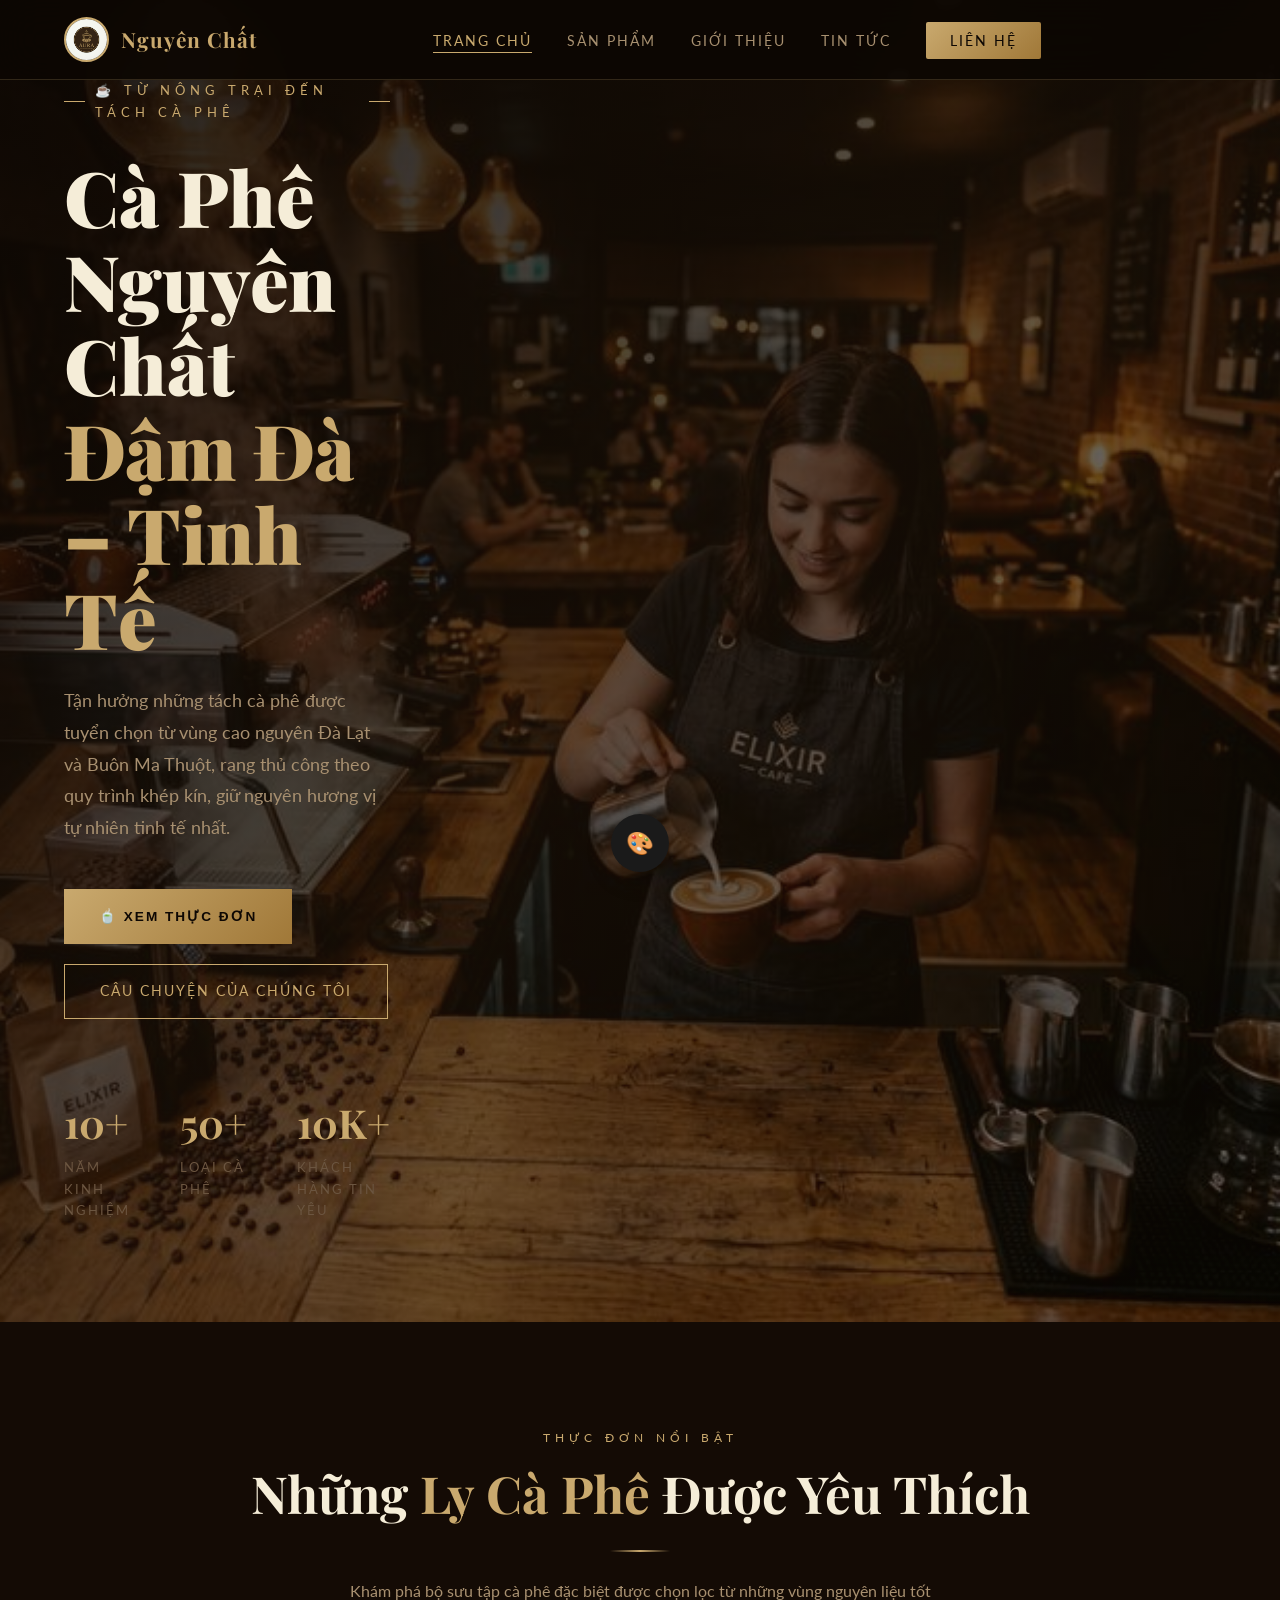
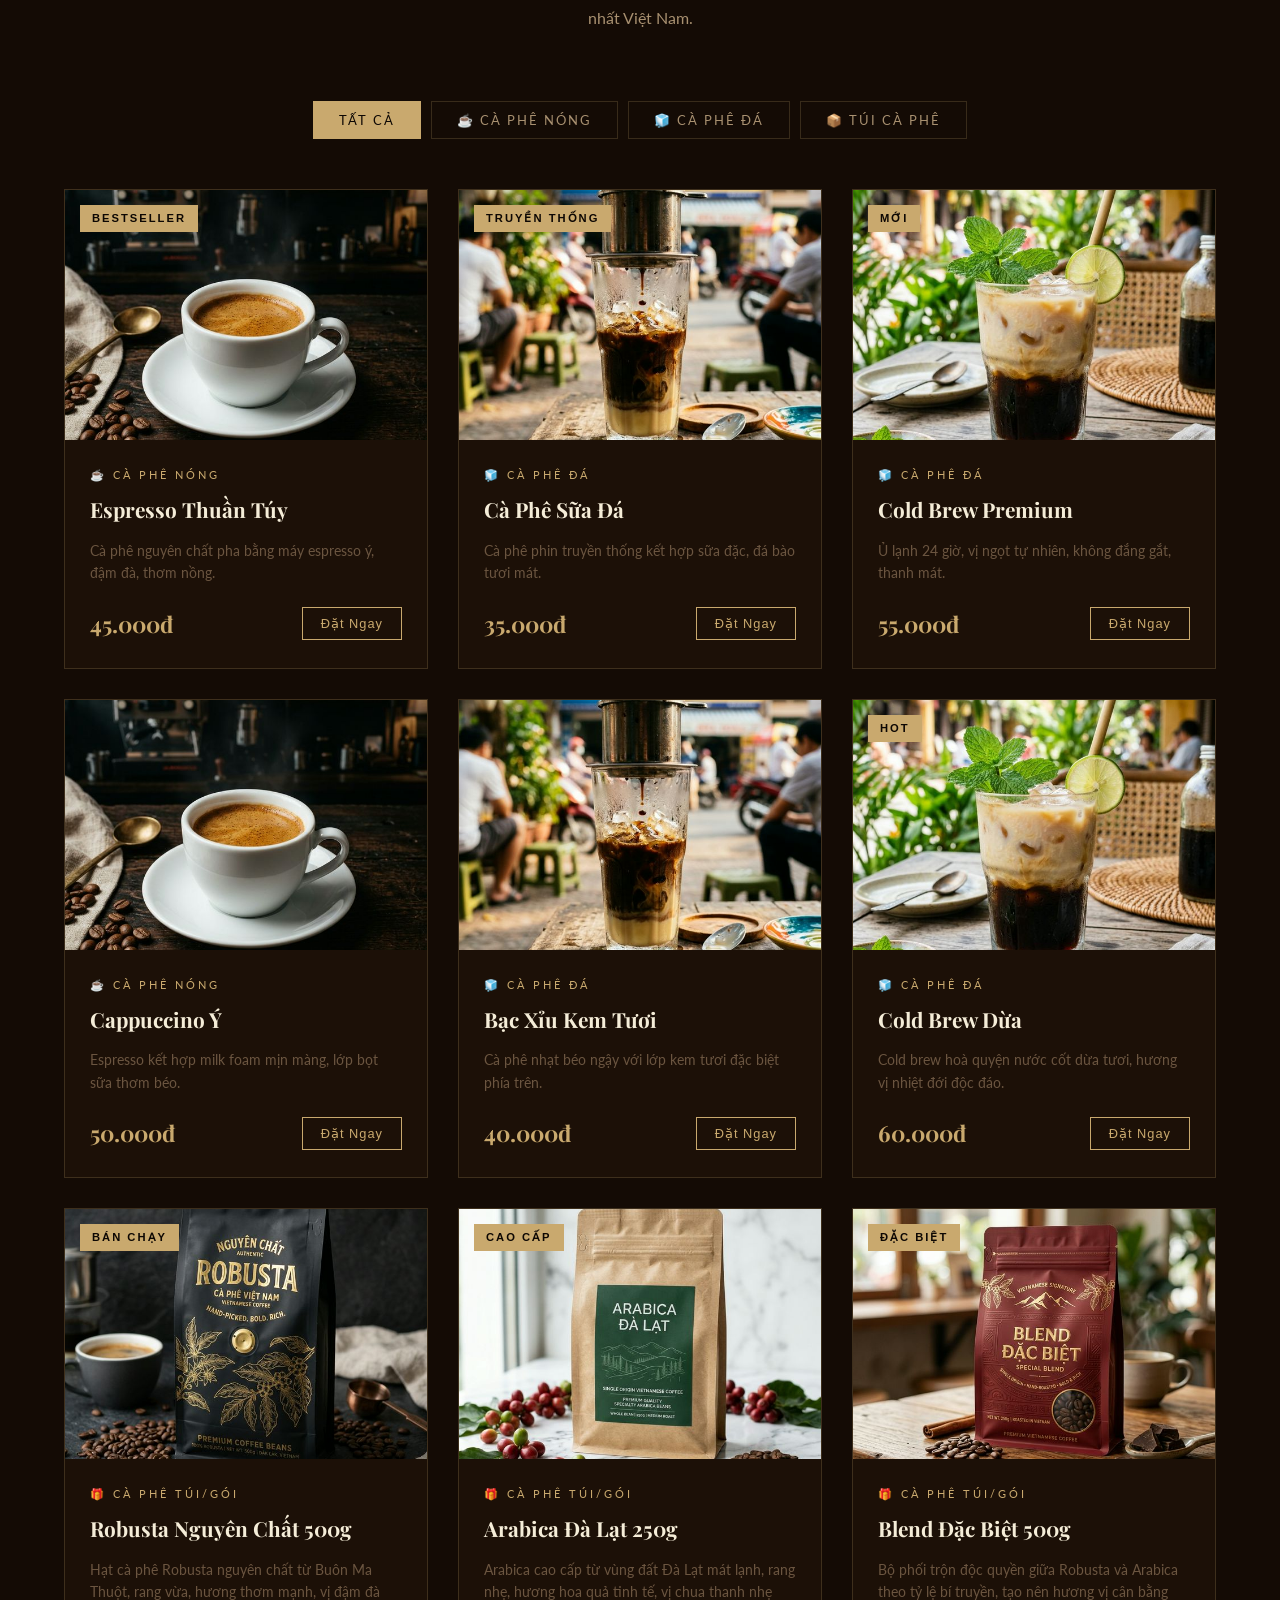
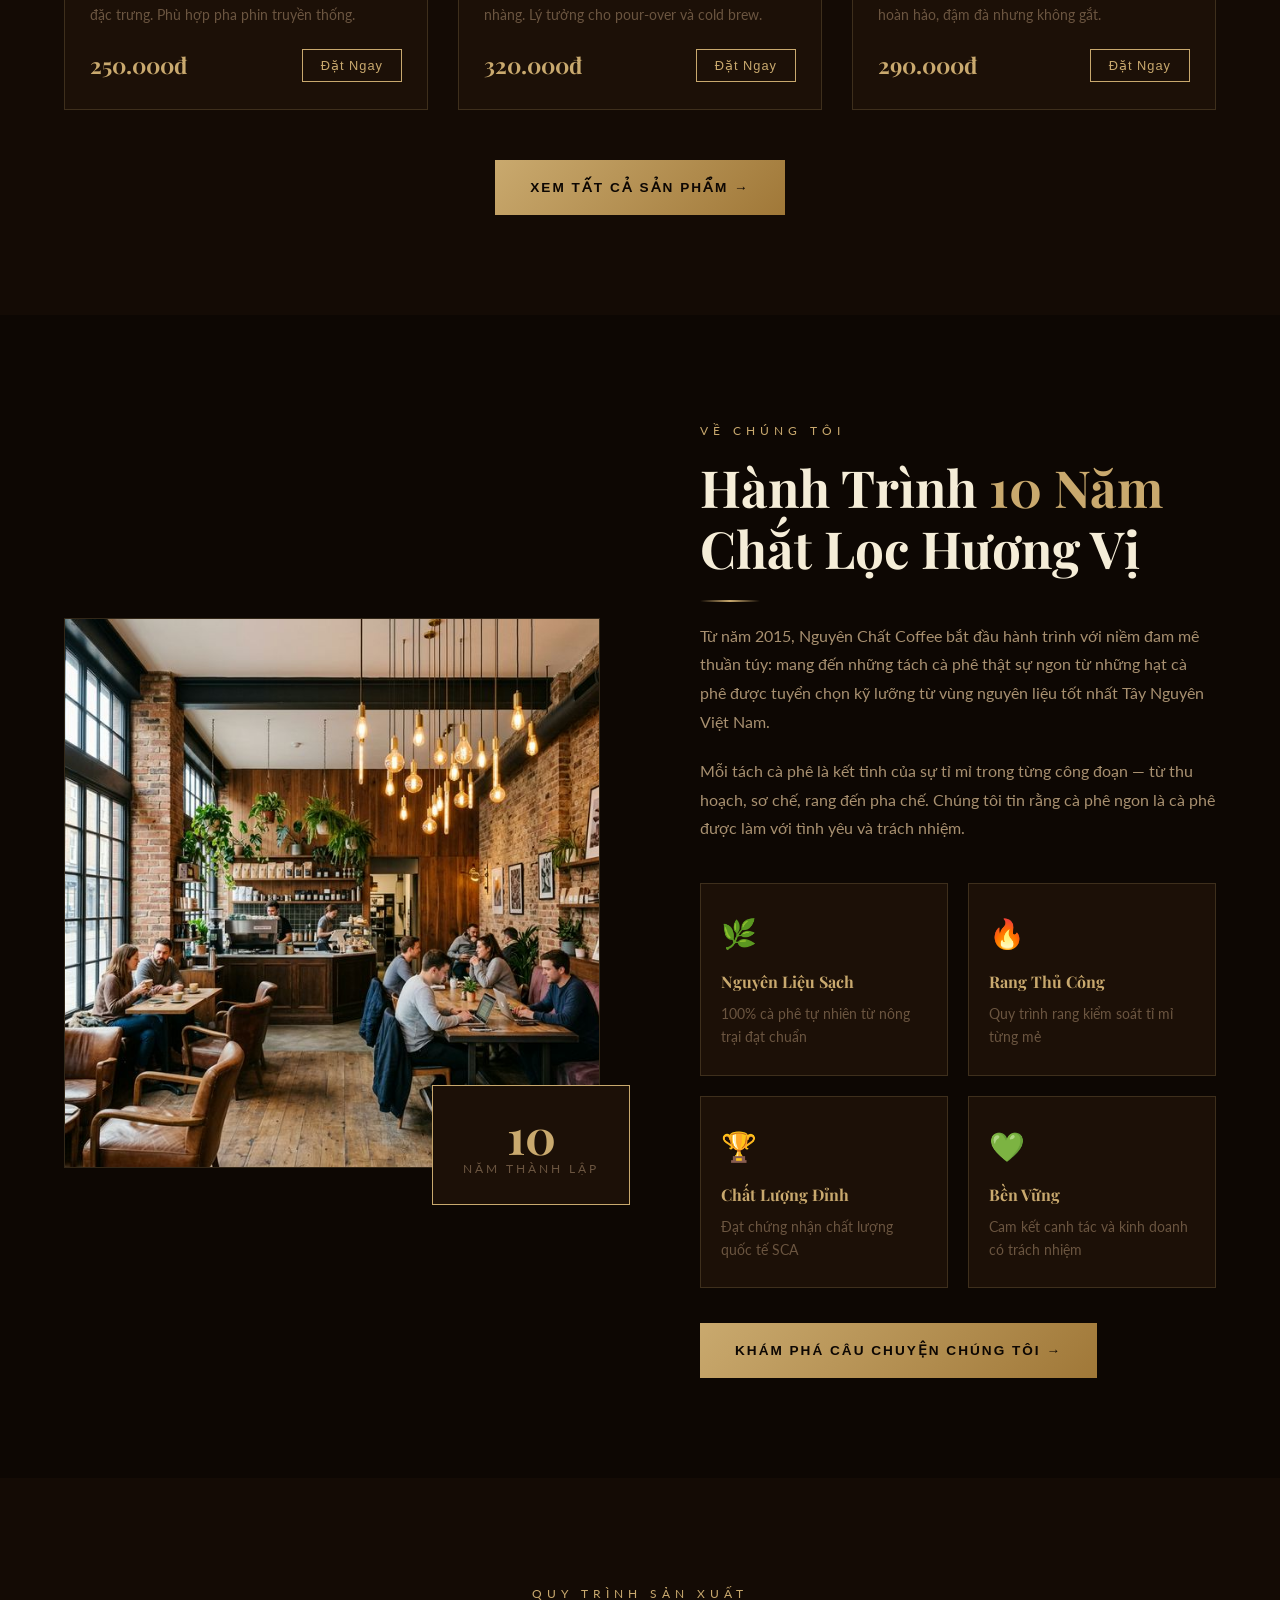
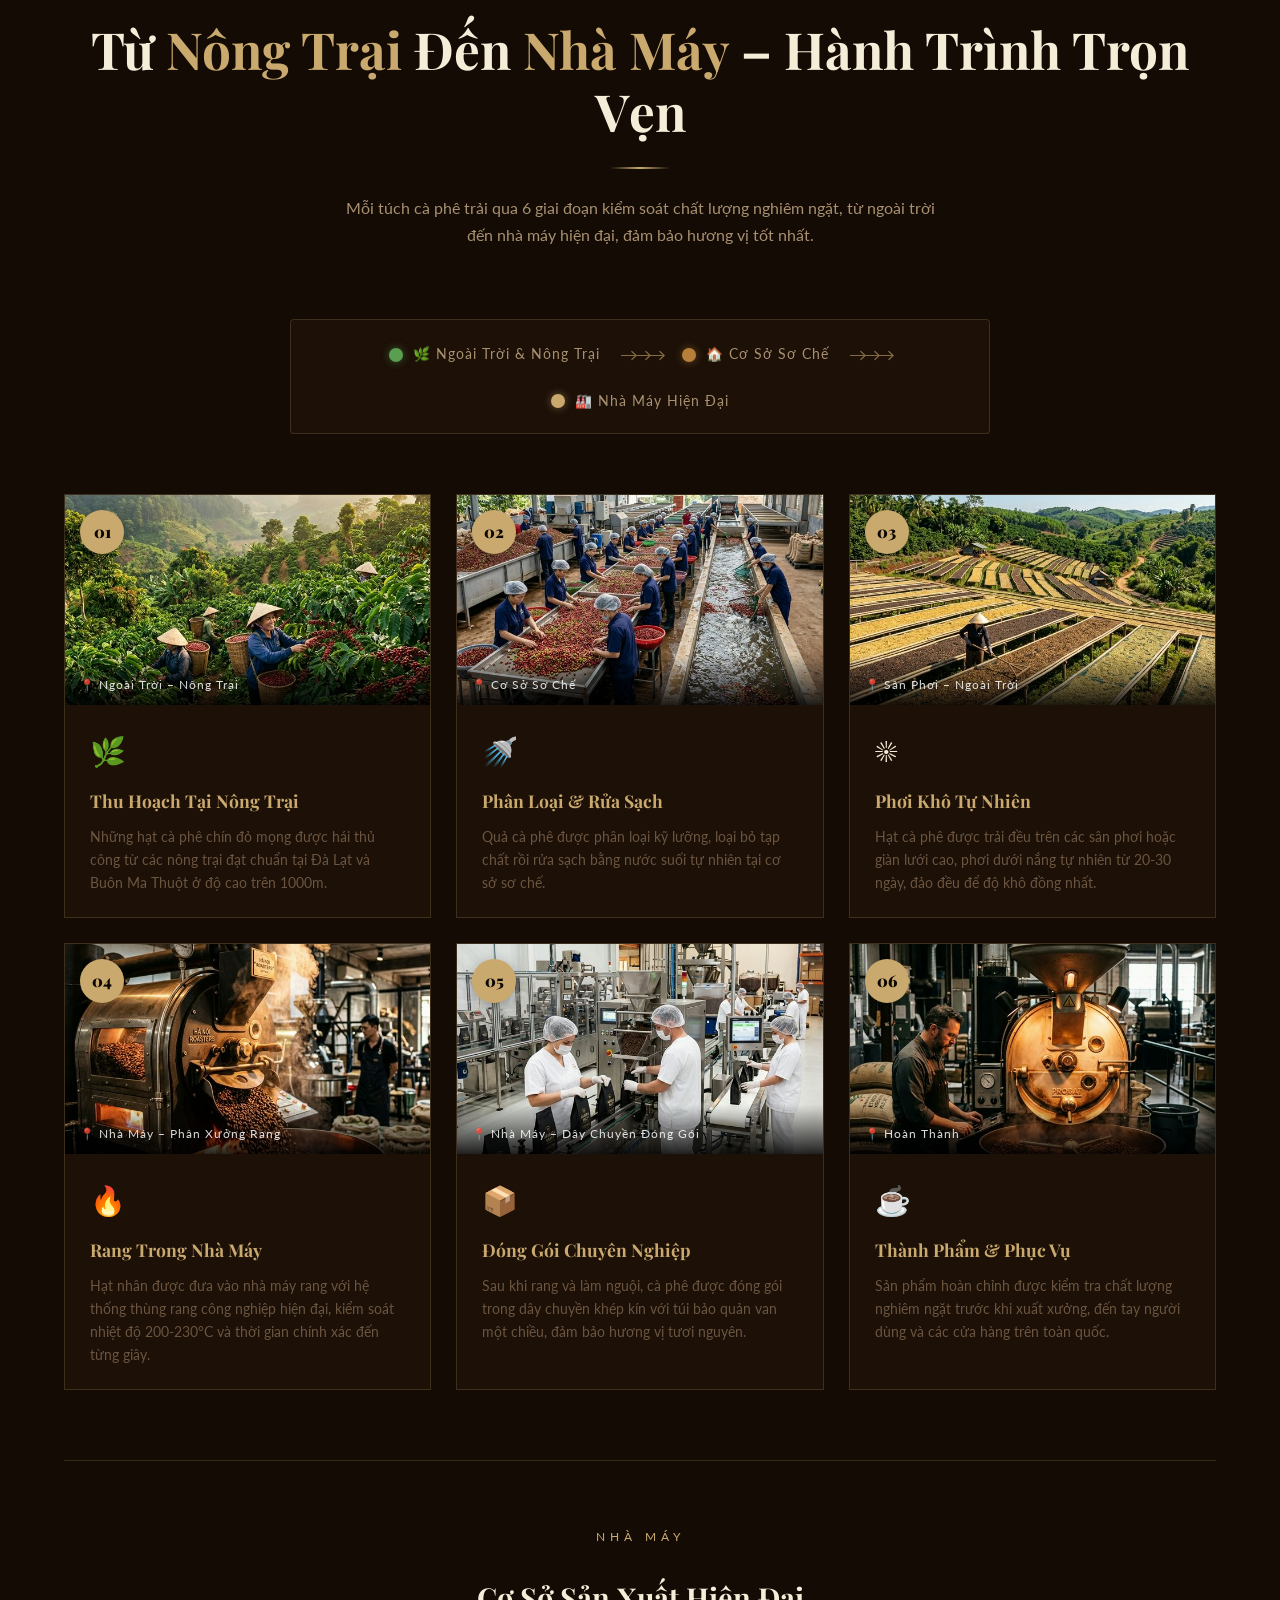
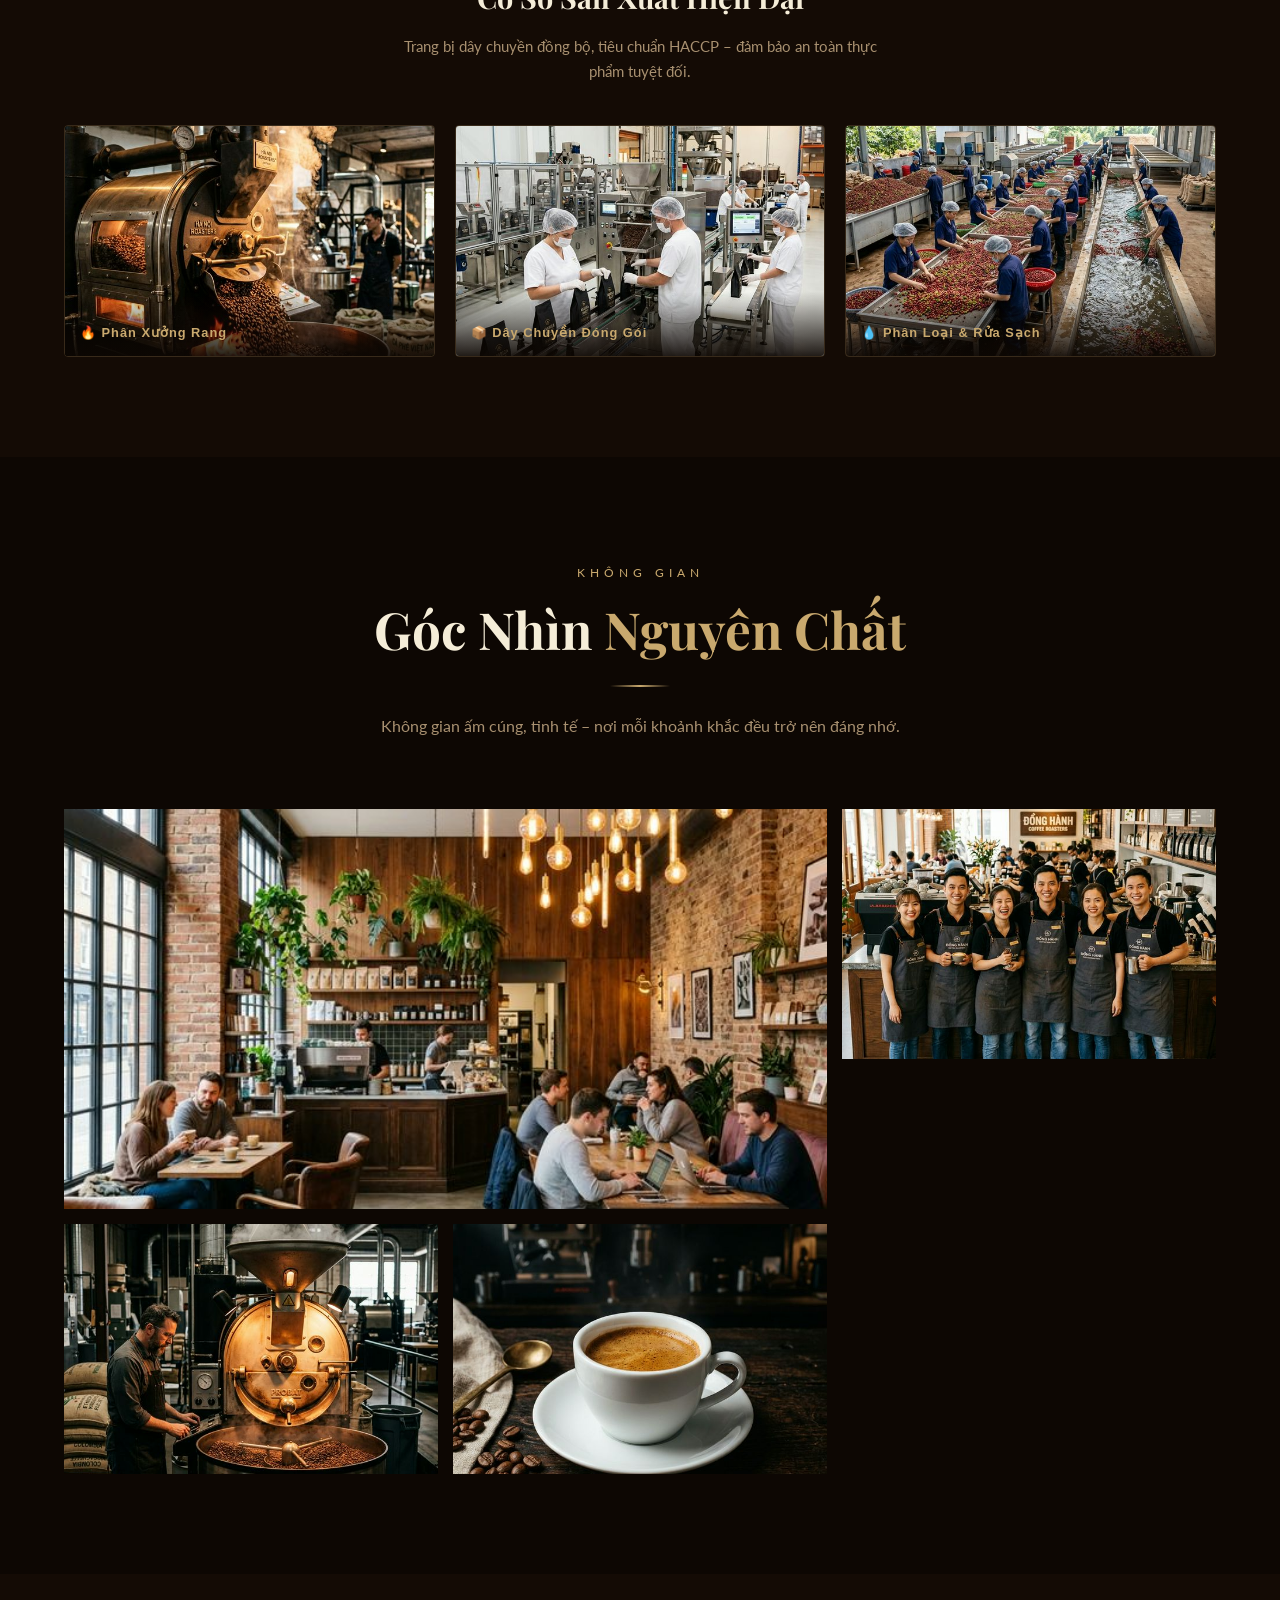
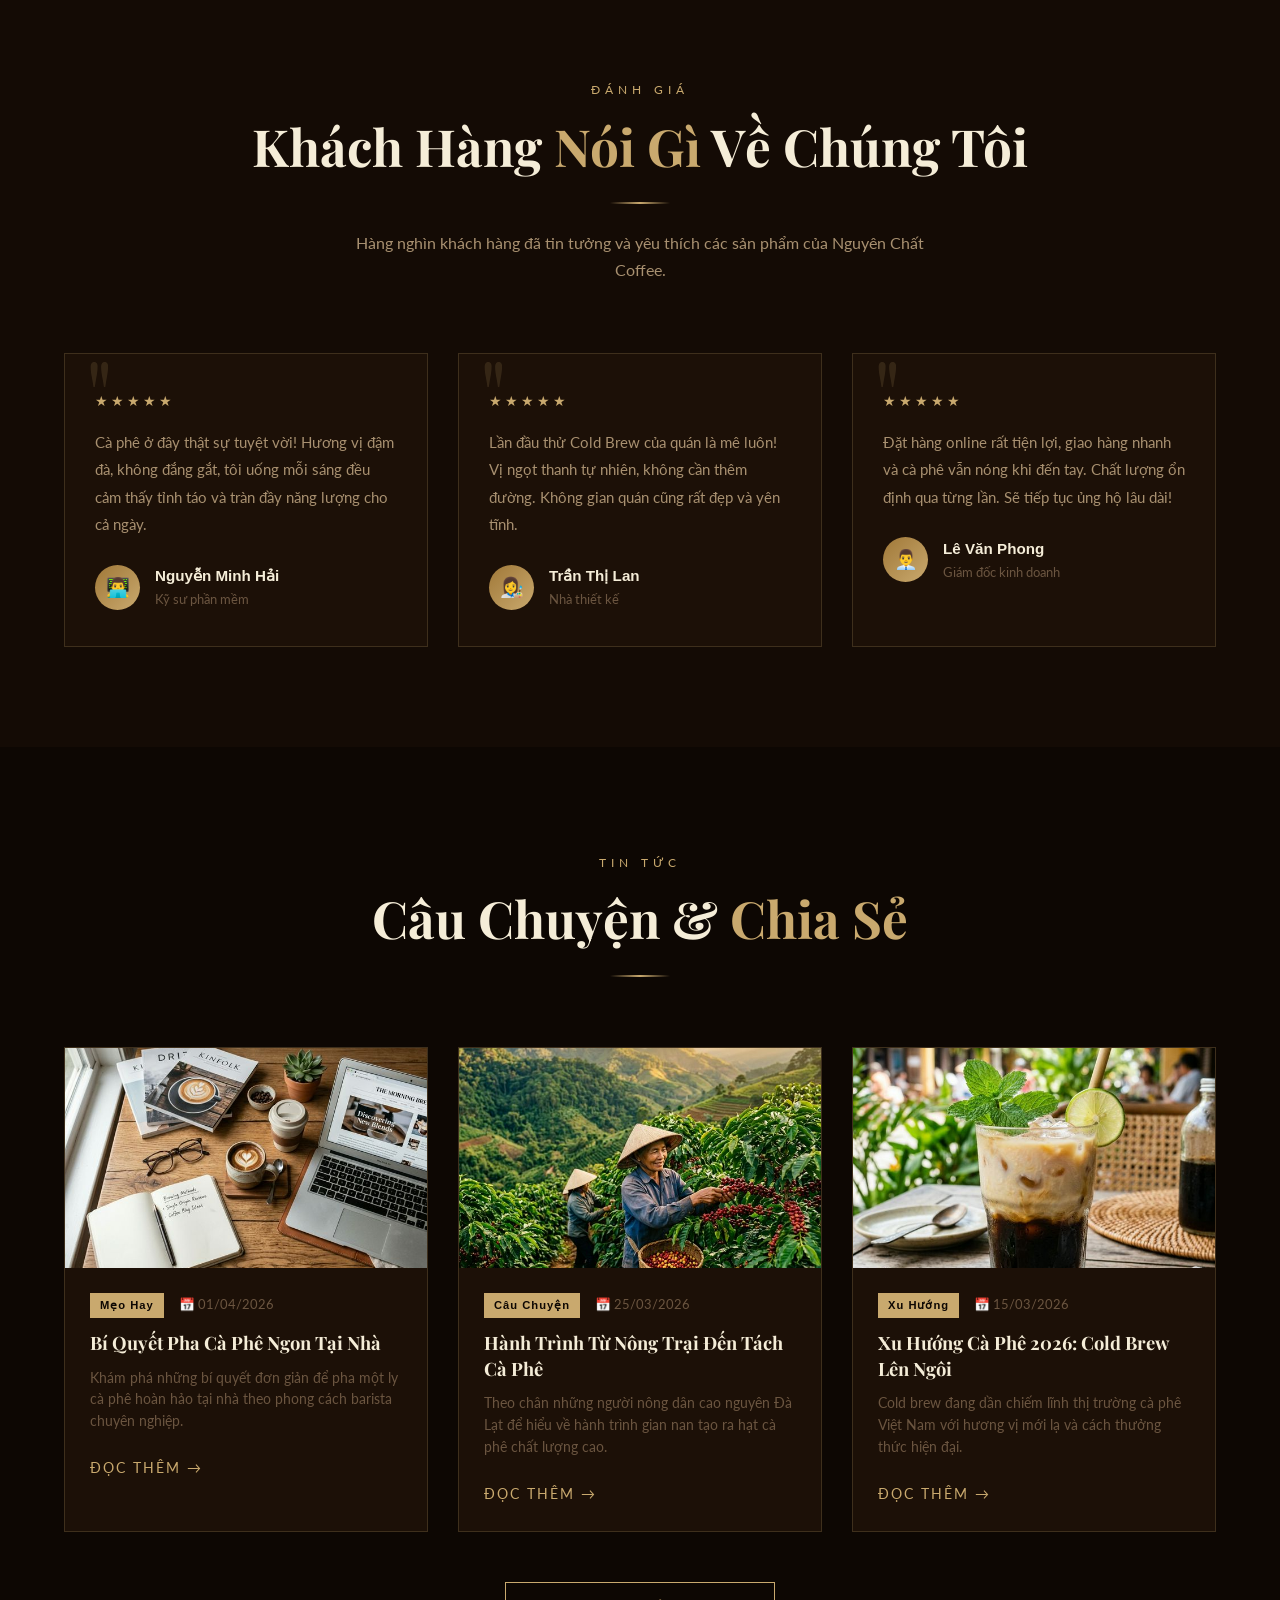
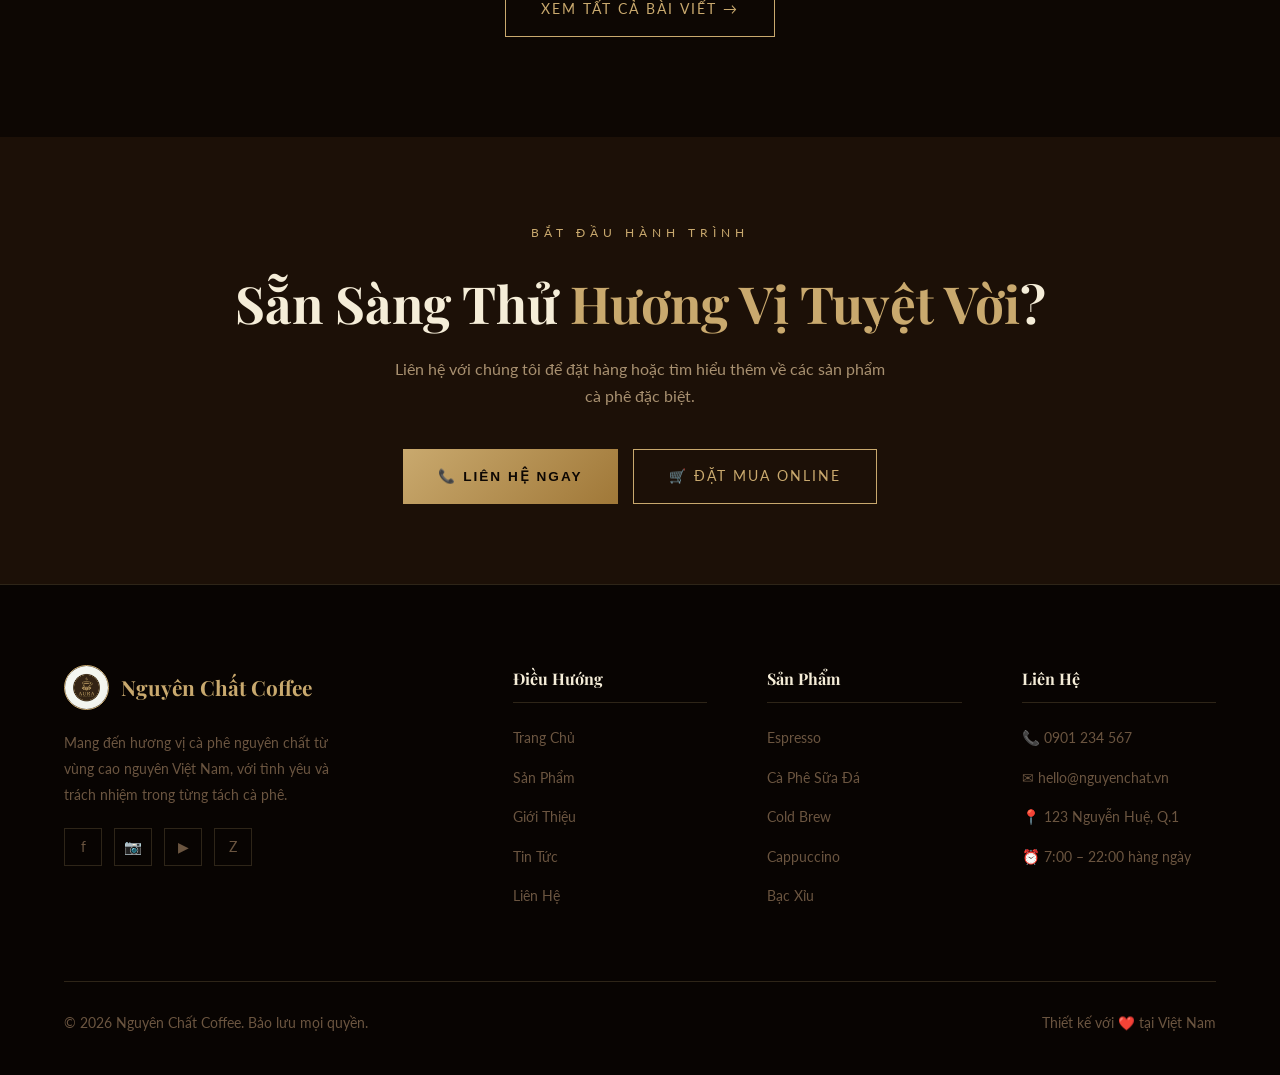
<file: index.html>
<!DOCTYPE html>
<html lang="vi">

<head>
  <meta charset="UTF-8">
  <meta name="viewport" content="width=device-width, initial-scale=1.0">
  <meta name="description"
    content="Nguyên Chất Coffee - Cà phê nguyên chất từ cao nguyên Việt Nam. Hương vị đậm đà, chất lượng hàng đầu.">
  <title>Nguyên Chất Coffee – Hương Vị Từ Đất Trời</title>
  <link id="theme-stylesheet" rel="stylesheet" href="assets/css/style1-dark-luxury.css">
  <link rel="stylesheet" href="assets/css/switcher.css">
</head>

<body>

  <!-- STYLE SWITCHER -->
  <div id="style-switcher">
    <button class="style-toggle-btn" onclick="toggleStyleSwitcher()" aria-label="">🎨</button>
    <div class="style-panel">
      <div class="style-panel-header">
        <h3>CHỌN STYLE</h3>
        <button class="close-btn" onclick="toggleStyleSwitcher()">✕</button>
      </div>
      <div class="style-panel-body">
        <div class="style-btns"></div>
      </div>
      <div class="style-panel-footer">
        <div class="current-style-badge">
          <span>Đang xem:</span><span class="current-style-name">Dark Luxury</span>
        </div>
        <p>Style áp dụng cho toàn bộ trang web</p>
      </div>
    </div>
  </div>

  <!-- NAVBAR -->
  <nav class="navbar" id="navbar">
    <a href="index.html" class="nav-logo">
      <img src="assets/images/logo_coffee_1775547269134.png" alt="Nguyên Chất Coffee Logo">
      <span class="nav-logo-text">Nguyên Chất</span>
    </a>
    <ul class="nav-menu">
      <li><a href="index.html" class="active">Trang Chủ</a></li>
      <li><a href="products.html">Sản Phẩm</a></li>
      <li><a href="about.html">Giới Thiệu</a></li>
      <li><a href="news.html">Tin Tức</a></li>
      <li><a href="contact.html" class="nav-cta">Liên Hệ</a></li>
    </ul>
    <button class="hamburger" id="hamburger" aria-label="Menu">
      <span></span><span></span><span></span>
    </button>
  </nav>

  <!-- HERO SECTION -->
  <section class="hero" id="home">
    <div class="hero-bg"></div>
    <div class="hero-overlay"></div>
    <!-- Style 2: need image col -->
    <div class="hero-content-wrap" style="display:contents;">
      <div class="hero-content animate-fade-up">
        <div class="hero-tag">☕ Từ Nông Trại Đến Tách Cà Phê</div>
        <h1 class="hero-title">
          Cà Phê Nguyên Chất
          <span class="accent">Đậm Đà – Tinh Tế</span>
        </h1>
        <p class="hero-desc">Tận hưởng những tách cà phê được tuyển chọn từ vùng cao nguyên Đà Lạt và Buôn Ma Thuột,
          rang thủ công theo quy trình khép kín, giữ nguyên hương vị tự nhiên tinh tế nhất.</p>
        <div class="hero-btns">
          <a href="products.html" class="btn-primary" id="hero-view-menu-btn">🍵 Xem Thực Đơn</a>
          <a href="about.html" class="btn-outline" id="hero-about-btn">Câu Chuyện Của Chúng Tôi</a>
        </div>
        <div class="hero-stats animate-fade-up delay-2">
          <div class="stat-item">
            <div class="number">10+</div>
            <div class="label">Năm Kinh Nghiệm</div>
          </div>
          <div class="stat-item">
            <div class="number">50+</div>
            <div class="label">Loại Cà Phê</div>
          </div>
          <div class="stat-item">
            <div class="number">10K+</div>
            <div class="label">Khách Hàng Tin Yêu</div>
          </div>
        </div>
      </div>
      <!-- For Style 2: side image (hidden by other styles via CSS) -->
      <div class="hero-img-side">
        <img src="assets/images/banner_hero_1775547083656.png" alt="Premium Coffee" class="hero-bg-img">
        <div class="hero-img-float">
          <div class="rating">★★★★★</div>
          <p class="count">10,000+</p>
          <p>Khách hàng hài lòng</p>
        </div>
      </div>
      <!-- For Style 3: fullwidth image col -->
      <div class="hero-img-col">
        <img src="assets/images/banner_hero_1775547083656.png" alt="Premium Coffee Banner" class="hero-bg-img">
      </div>
    </div>
  </section>

  <!-- FEATURED PRODUCTS -->
  <section id="featured-products" style="background: var(--bg-section, var(--bg-off, var(--bg-warm, #f8f7f5)));">
    <div class="section-header">
      <div class="section-tag">Thực Đơn Nổi Bật</div>
      <h2 class="section-title">Những <span>Ly Cà Phê</span> Được Yêu Thích</h2>
      <div class="divider"></div>
      <p class="section-subtitle">Khám phá bộ sưu tập cà phê đặc biệt được chọn lọc từ những vùng nguyên liệu tốt nhất
        Việt Nam.</p>
    </div>
    <div class="products-filter" id="featured-filter">
      <button class="filter-btn active" data-filter="all" id="filter-all">Tất Cả</button>
      <button class="filter-btn" data-filter="hot" id="filter-hot">☕ Cà Phê Nóng</button>
      <button class="filter-btn" data-filter="iced" id="filter-iced">🧊 Cà Phê Đá</button>
      <button class="filter-btn" data-filter="bag" id="filter-bag">📦 Túi Cà Phê</button>
    </div>
    <div class="products-grid" id="products-grid"></div>
    <div style="text-align: center; margin-top: 50px;">
      <a href="products.html" class="btn-primary" id="view-all-products-btn">Xem Tất Cả Sản Phẩm →</a>
    </div>
  </section>

  <!-- ABOUT PREVIEW -->
  <section id="about-preview">
    <div class="about-grid">
      <div class="about-img-wrap animate-fade-up">
        <img src="assets/images/company_interior_1775547197418.png" alt="Không gian quán cà phê Nguyên Chất"
          class="about-img-main">
        <div class="about-img-badge">
          <div class="year">10</div>
          <div class="yr-label">Năm Thành Lập</div>
        </div>
      </div>
      <div class="about-content animate-fade-up delay-1">
        <div class="section-tag">Về Chúng Tôi</div>
        <h2 class="section-title">Hành Trình <span>10 Năm</span> Chắt Lọc Hương Vị</h2>
        <div class="divider" style="margin: 20px 0;"></div>
        <p style="color: var(--text-secondary); margin-bottom: 20px; font-size: 1rem; line-height: 1.8;">Từ năm 2015,
          Nguyên Chất Coffee bắt đầu hành trình với niềm đam mê thuần túy: mang đến những tách cà phê thật sự ngon từ
          những hạt cà phê được tuyển chọn kỹ lưỡng từ vùng nguyên liệu tốt nhất Tây Nguyên Việt Nam.</p>
        <p style="color: var(--text-secondary); margin-bottom: 30px; font-size: 1rem; line-height: 1.8;">Mỗi tách cà phê
          là kết tinh của sự tỉ mỉ trong từng công đoạn — từ thu hoạch, sơ chế, rang đến pha chế. Chúng tôi tin rằng cà
          phê ngon là cà phê được làm với tình yêu và trách nhiệm.</p>
        <div class="about-values">
          <div class="value-card">
            <div class="value-icon">🌿</div>
            <h4>Nguyên Liệu Sạch</h4>
            <p>100% cà phê tự nhiên từ nông trại đạt chuẩn</p>
          </div>
          <div class="value-card">
            <div class="value-icon">🔥</div>
            <h4>Rang Thủ Công</h4>
            <p>Quy trình rang kiểm soát tỉ mỉ từng mẻ</p>
          </div>
          <div class="value-card">
            <div class="value-icon">🏆</div>
            <h4>Chất Lượng Đỉnh</h4>
            <p>Đạt chứng nhận chất lượng quốc tế SCA</p>
          </div>
          <div class="value-card">
            <div class="value-icon">💚</div>
            <h4>Bền Vững</h4>
            <p>Cam kết canh tác và kinh doanh có trách nhiệm</p>
          </div>
        </div>
        <div style="margin-top: 35px;">
          <a href="about.html" class="btn-primary" id="about-more-btn">Khám Phá Câu Chuyện Chúng Tôi →</a>
        </div>
      </div>
    </div>
  </section>

  <!-- PROCESS SECTION -->
  <section id="process" style="background: var(--bg-section, var(--bg-off, #f8f7f5)); overflow: hidden;">
    <div class="section-header">
      <div class="section-tag">Quy Trình Sản Xuất</div>
      <h2 class="section-title">Từ <span>Nông Trại</span> Đến <span>Nhà Máy</span> – Hành Trình Trọn Vẹn</h2>
      <div class="divider"></div>
      <p class="section-subtitle">Mỗi túch cà phê trải qua 6 giai đoạn kiểm soát chất lượng nghiêm ngặt, từ ngoài trời
        đến nhà máy hiện đại, đảm bảo hương vị tốt nhất.</p>
    </div>

    <!-- Process Journey Label Strip -->
    <div class="process-journey-strip">
      <div class="journey-point">
        <span class="journey-dot outdoor"></span>
        <span>🌿 Ngoài Trời &amp; Nông Trại</span>
      </div>
      <div class="journey-arrow">→→→</div>
      <div class="journey-point">
        <span class="journey-dot transition"></span>
        <span>🏠 Cơ Sở Sơ Chế</span>
      </div>
      <div class="journey-arrow">→→→</div>
      <div class="journey-point">
        <span class="journey-dot indoor"></span>
        <span>🏭 Nhà Máy Hiện Đại</span>
      </div>
    </div>

    <!-- Timeline Process Grid -->
    <div class="process-timeline-grid" id="process-grid"></div>

    <!-- Factory Showcase Strip -->
    <div class="factory-showcase">
      <div class="factory-showcase-header">
        <div class="section-tag" style="display:inline-block;">Nhà Máy</div>
        <h3>Cơ Sở Sản Xuất Hiện Đại</h3>
        <p>Trang bị dây chuyền đồng bộ, tiêu chuẩn HACCP – đảm bảo an toàn thực phẩm tuyệt đối.</p>
      </div>
      <div class="factory-img-strip">
        <div class="factory-img-item animate-fade-up">
          <img src="assets/images/process_factory_roasting_1775548564046.png" alt="Phân xưởng rang cà phê">
          <div class="factory-img-caption">🔥 Phân Xưởng Rang</div>
        </div>
        <div class="factory-img-item animate-fade-up delay-1">
          <img src="assets/images/process_factory_packaging_1775548582253.png" alt="Dây chuyền đóng gói">
          <div class="factory-img-caption">📦 Dây Chuyền Đóng Gói</div>
        </div>
        <div class="factory-img-item animate-fade-up delay-2">
          <img src="assets/images/process_sorting_washing_1775548530077.png" alt="Nhà máy phân loại">
          <div class="factory-img-caption">💧 Phân Loại &amp; Rửa Sạch</div>
        </div>
      </div>
    </div>
  </section>

  <!-- GALLERY SECTION -->
  <section id="gallery">
    <div class="section-header">
      <div class="section-tag">Không Gian</div>
      <h2 class="section-title">Góc Nhìn <span>Nguyên Chất</span></h2>
      <div class="divider"></div>
      <p class="section-subtitle">Không gian ấm cúng, tinh tế – nơi mỗi khoảnh khắc đều trở nên đáng nhớ.</p>
    </div>
    <div class="gallery-grid">
      <div class="gallery-item animate-fade-up">
        <img src="assets/images/company_interior_1775547197418.png" alt="Không gian quán">
        <div class="gallery-overlay"><span>🔍</span></div>
      </div>
      <div class="gallery-item animate-fade-up delay-1">
        <img src="assets/images/company_team_1775547215316.png" alt="Đội ngũ barista">
        <div class="gallery-overlay"><span>🔍</span></div>
      </div>
      <div class="gallery-item animate-fade-up delay-2">
        <img src="assets/images/process_roasting_1775547164124.png" alt="Rang cà phê">
        <div class="gallery-overlay"><span>🔍</span></div>
      </div>
      <div class="gallery-item animate-fade-up delay-1">
        <img src="assets/images/product_espresso_1775547105569.png" alt="Espresso">
        <div class="gallery-overlay"><span>🔍</span></div>
      </div>
    </div>
  </section>

  <!-- TESTIMONIALS -->
  <section id="testimonials" style="background: var(--bg-section, var(--bg-off, #f8f7f5));">
    <div class="section-header">
      <div class="section-tag">Đánh Giá</div>
      <h2 class="section-title">Khách Hàng <span>Nói Gì</span> Về Chúng Tôi</h2>
      <div class="divider"></div>
      <p class="section-subtitle">Hàng nghìn khách hàng đã tin tưởng và yêu thích các sản phẩm của Nguyên Chất Coffee.
      </p>
    </div>
    <div class="testimonials-slider" id="testimonials-grid"></div>
  </section>

  <!-- LATEST NEWS PREVIEW -->
  <section id="news-preview">
    <div class="section-header">
      <div class="section-tag">Tin Tức</div>
      <h2 class="section-title">Câu Chuyện & <span>Chia Sẻ</span></h2>
      <div class="divider"></div>
    </div>
    <div class="news-grid" id="news-grid"></div>
    <div style="text-align: center; margin-top: 50px;">
      <a href="news.html" class="btn-outline" id="view-all-news-btn">Xem Tất Cả Bài Viết →</a>
    </div>
  </section>

  <!-- CTA SECTION -->
  <section id="cta" style="text-align:center; background: var(--bg-card, white); padding: 80px 5%;">
    <div class="section-tag">Bắt Đầu Hành Trình</div>
    <h2 class="section-title" style="margin: 15px 0 20px;">Sẵn Sàng Thử <span>Hương Vị Tuyệt Vời</span>?</h2>
    <p style="color: var(--text-secondary); max-width: 500px; margin: 0 auto 40px; font-size: 1rem;">Liên hệ với chúng
      tôi để đặt hàng hoặc tìm hiểu thêm về các sản phẩm cà phê đặc biệt.</p>
    <div style="display: flex; gap: 15px; justify-content: center; flex-wrap: wrap;">
      <a href="contact.html" class="btn-primary" id="cta-contact-btn">📞 Liên Hệ Ngay</a>
      <a href="products.html" class="btn-outline" id="cta-products-btn">🛒 Đặt Mua Online</a>
    </div>
  </section>

  <!-- FOOTER -->
  <footer class="footer">
    <div class="footer-grid">
      <div class="footer-brand">
        <a href="index.html" class="footer-logo">
          <img src="assets/images/logo_coffee_1775547269134.png" alt="Logo">
          <span class="footer-logo-text">Nguyên Chất Coffee</span>
        </a>
        <p>Mang đến hương vị cà phê nguyên chất từ vùng cao nguyên Việt Nam, với tình yêu và trách nhiệm trong từng tách
          cà phê.</p>
        <div class="socials">
          <a href="#" class="social-link" aria-label="Facebook">f</a>
          <a href="#" class="social-link" aria-label="Instagram">📷</a>
          <a href="#" class="social-link" aria-label="YouTube">▶</a>
          <a href="#" class="social-link" aria-label="Zalo">Z</a>
        </div>
      </div>
      <div class="footer-col">
        <h4>Điều Hướng</h4>
        <ul>
          <li><a href="index.html">Trang Chủ</a></li>
          <li><a href="products.html">Sản Phẩm</a></li>
          <li><a href="about.html">Giới Thiệu</a></li>
          <li><a href="news.html">Tin Tức</a></li>
          <li><a href="contact.html">Liên Hệ</a></li>
        </ul>
      </div>
      <div class="footer-col">
        <h4>Sản Phẩm</h4>
        <ul>
          <li><a href="products.html">Espresso</a></li>
          <li><a href="products.html">Cà Phê Sữa Đá</a></li>
          <li><a href="products.html">Cold Brew</a></li>
          <li><a href="products.html">Cappuccino</a></li>
          <li><a href="products.html">Bạc Xỉu</a></li>
        </ul>
      </div>
      <div class="footer-col">
        <h4>Liên Hệ</h4>
        <ul>
          <li><a href="tel:0901234567">📞 0901 234 567</a></li>
          <li><a href="mailto:hello@nguyenchat.vn">✉ hello@nguyenchat.vn</a></li>
          <li><a href="contact.html">📍 123 Nguyễn Huệ, Q.1</a></li>
          <li><a href="#">⏰ 7:00 – 22:00 hàng ngày</a></li>
        </ul>
      </div>
    </div>
    <div class="footer-bottom">
      <p>© 2026 Nguyên Chất Coffee. Bảo lưu mọi quyền.</p>
      <p>Thiết kế với ❤️ tại Việt Nam</p>
    </div>
  </footer>

  <script src="assets/js/data.js"></script>
  <script src="assets/js/main.js"></script>
  <script>
    // Apply saved style on load
    (function () {
      const id = parseInt(localStorage.getItem('cafeStyle') || '1');
      document.getElementById('theme-stylesheet').href = 'assets/css/style' + id + '-' +
        ['', 'dark-luxury', 'fresh-garden', 'pure-minimal', 'vibrant-modern', 'ocean-depth'][id] + '.css';
    })();
  </script>
</body>

</html>
</file>
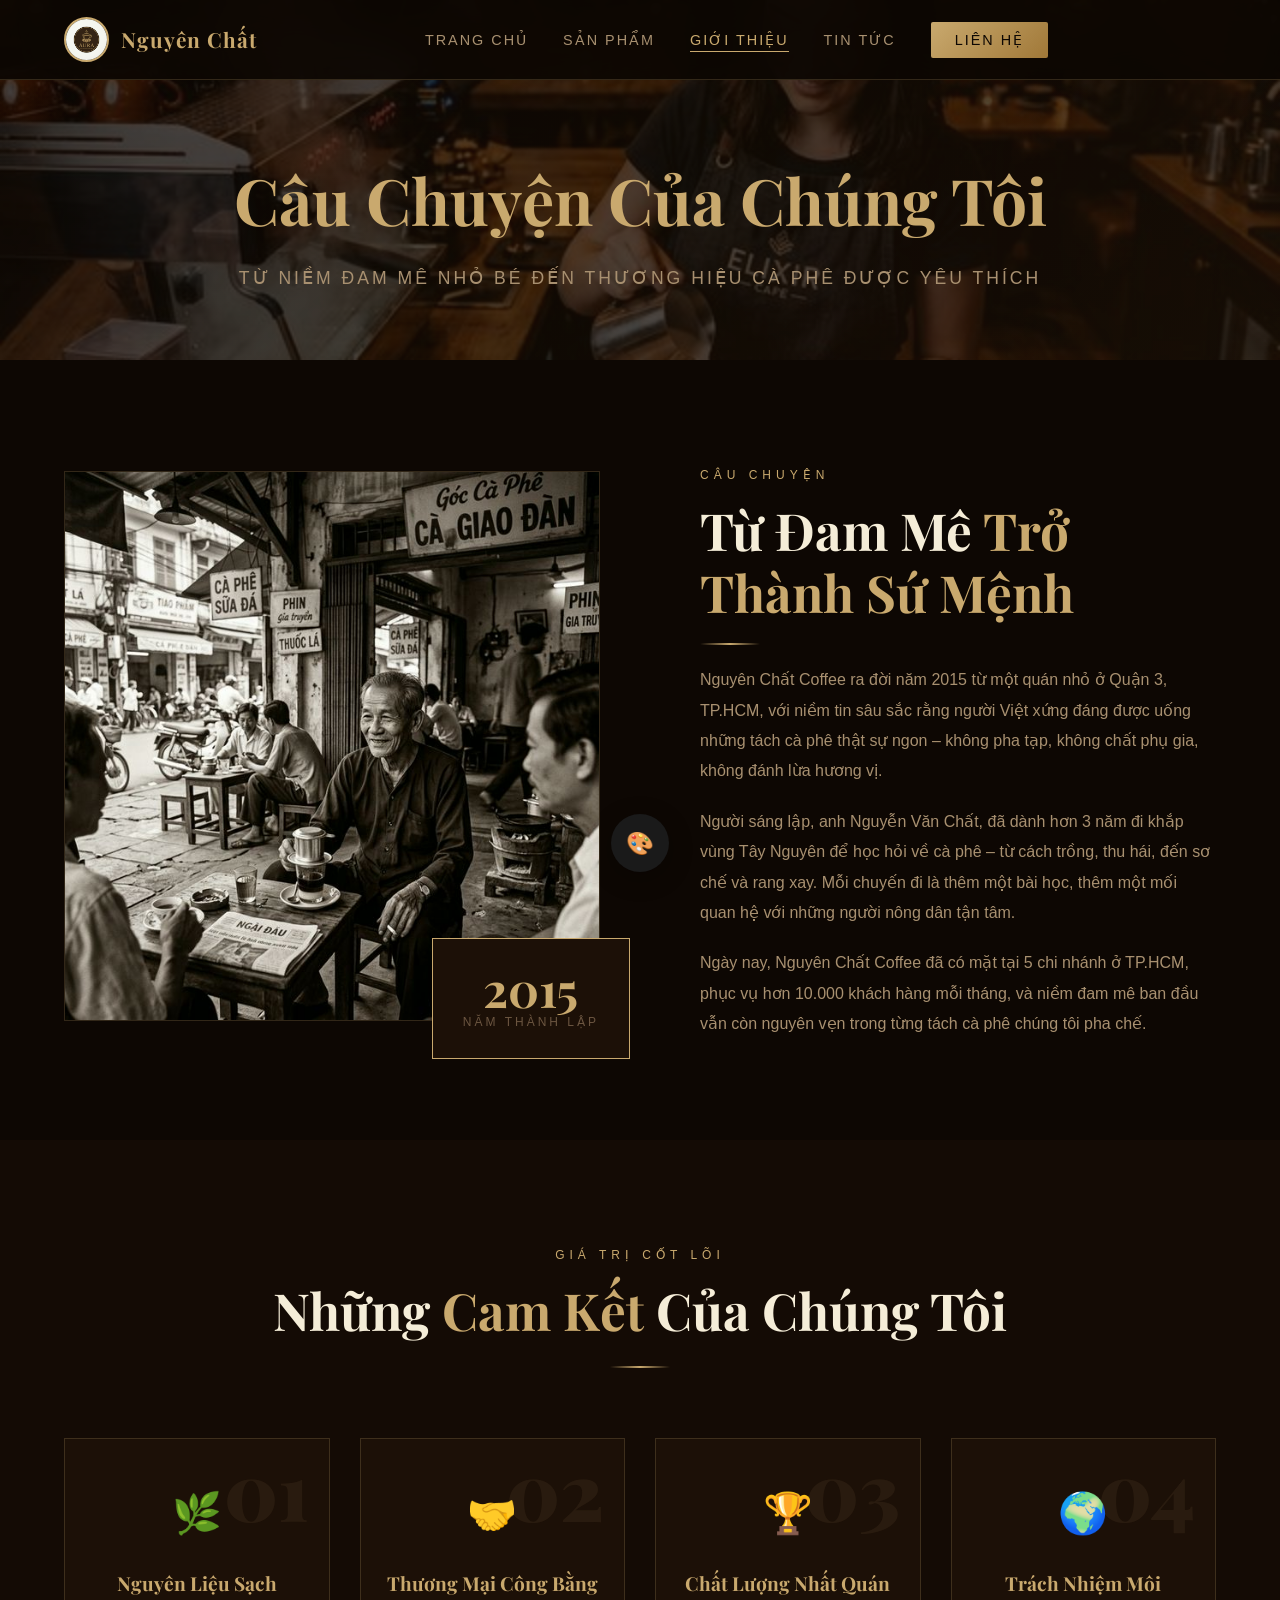
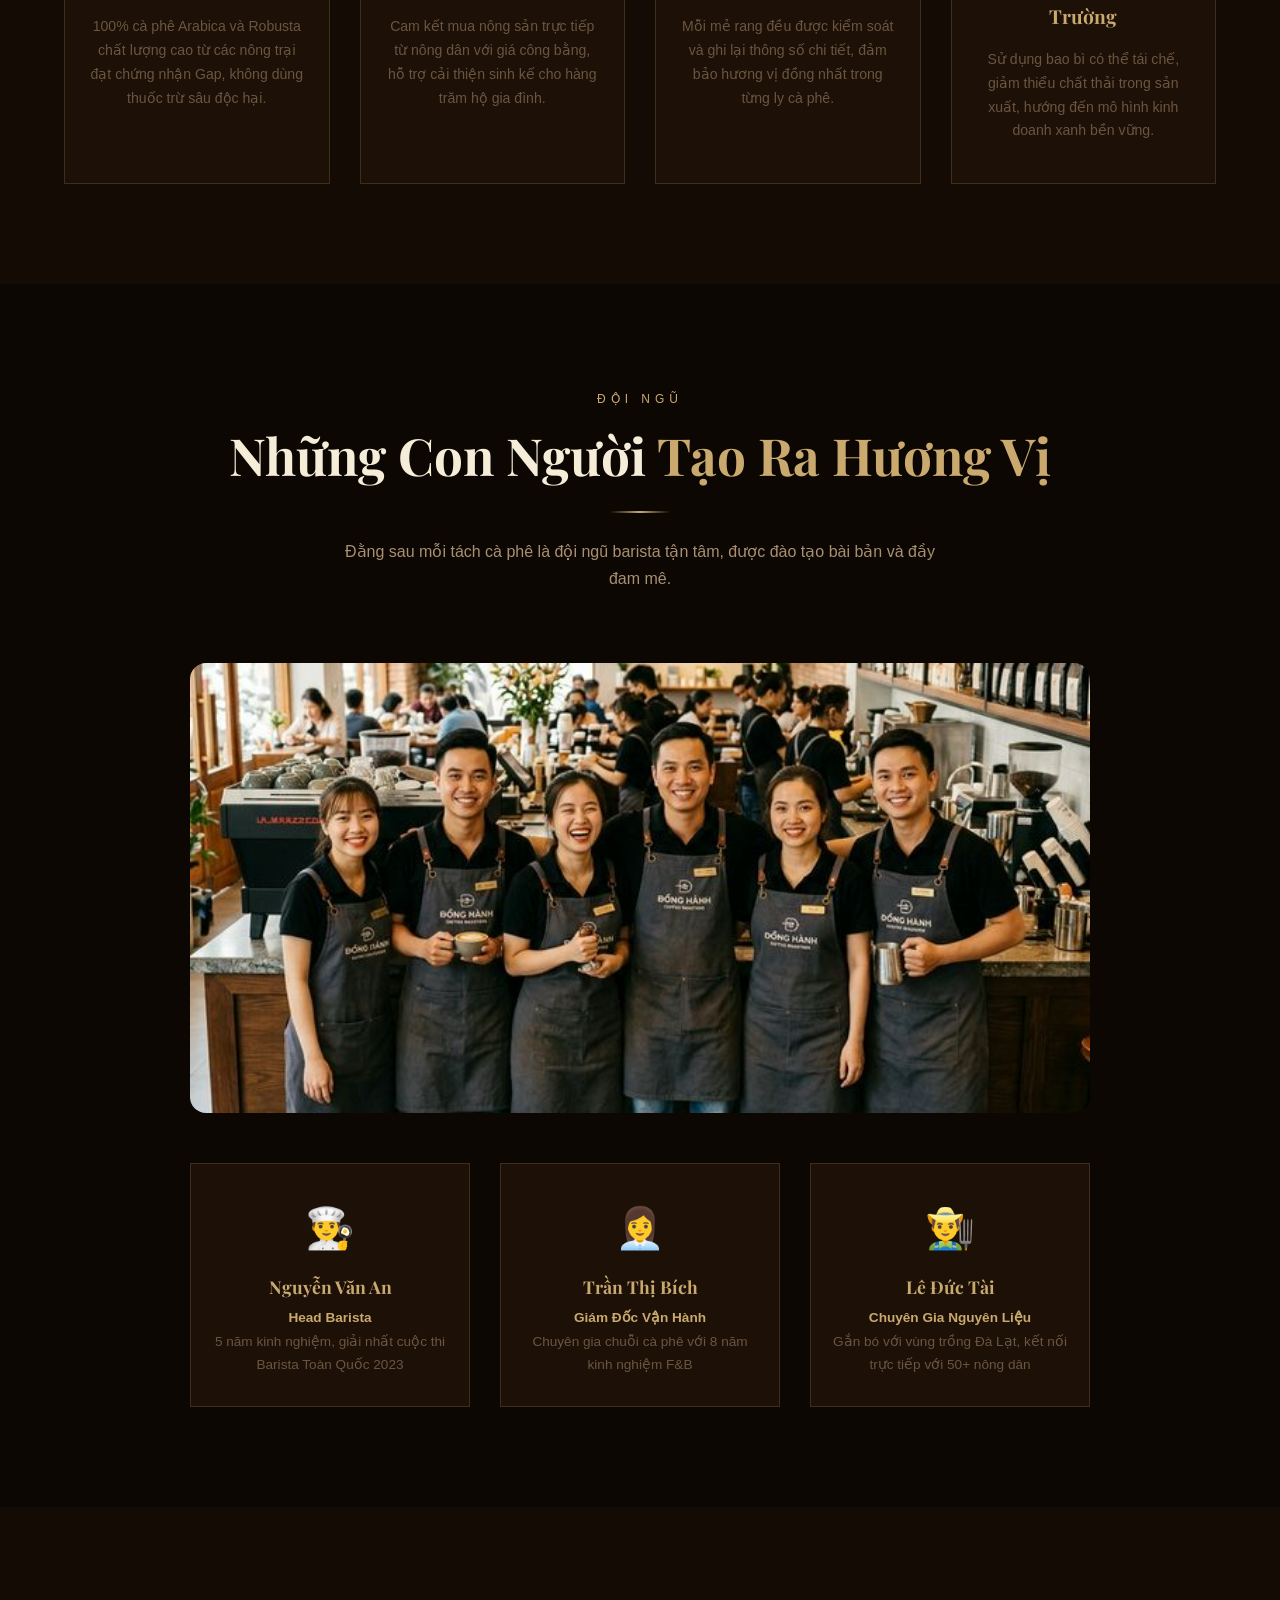
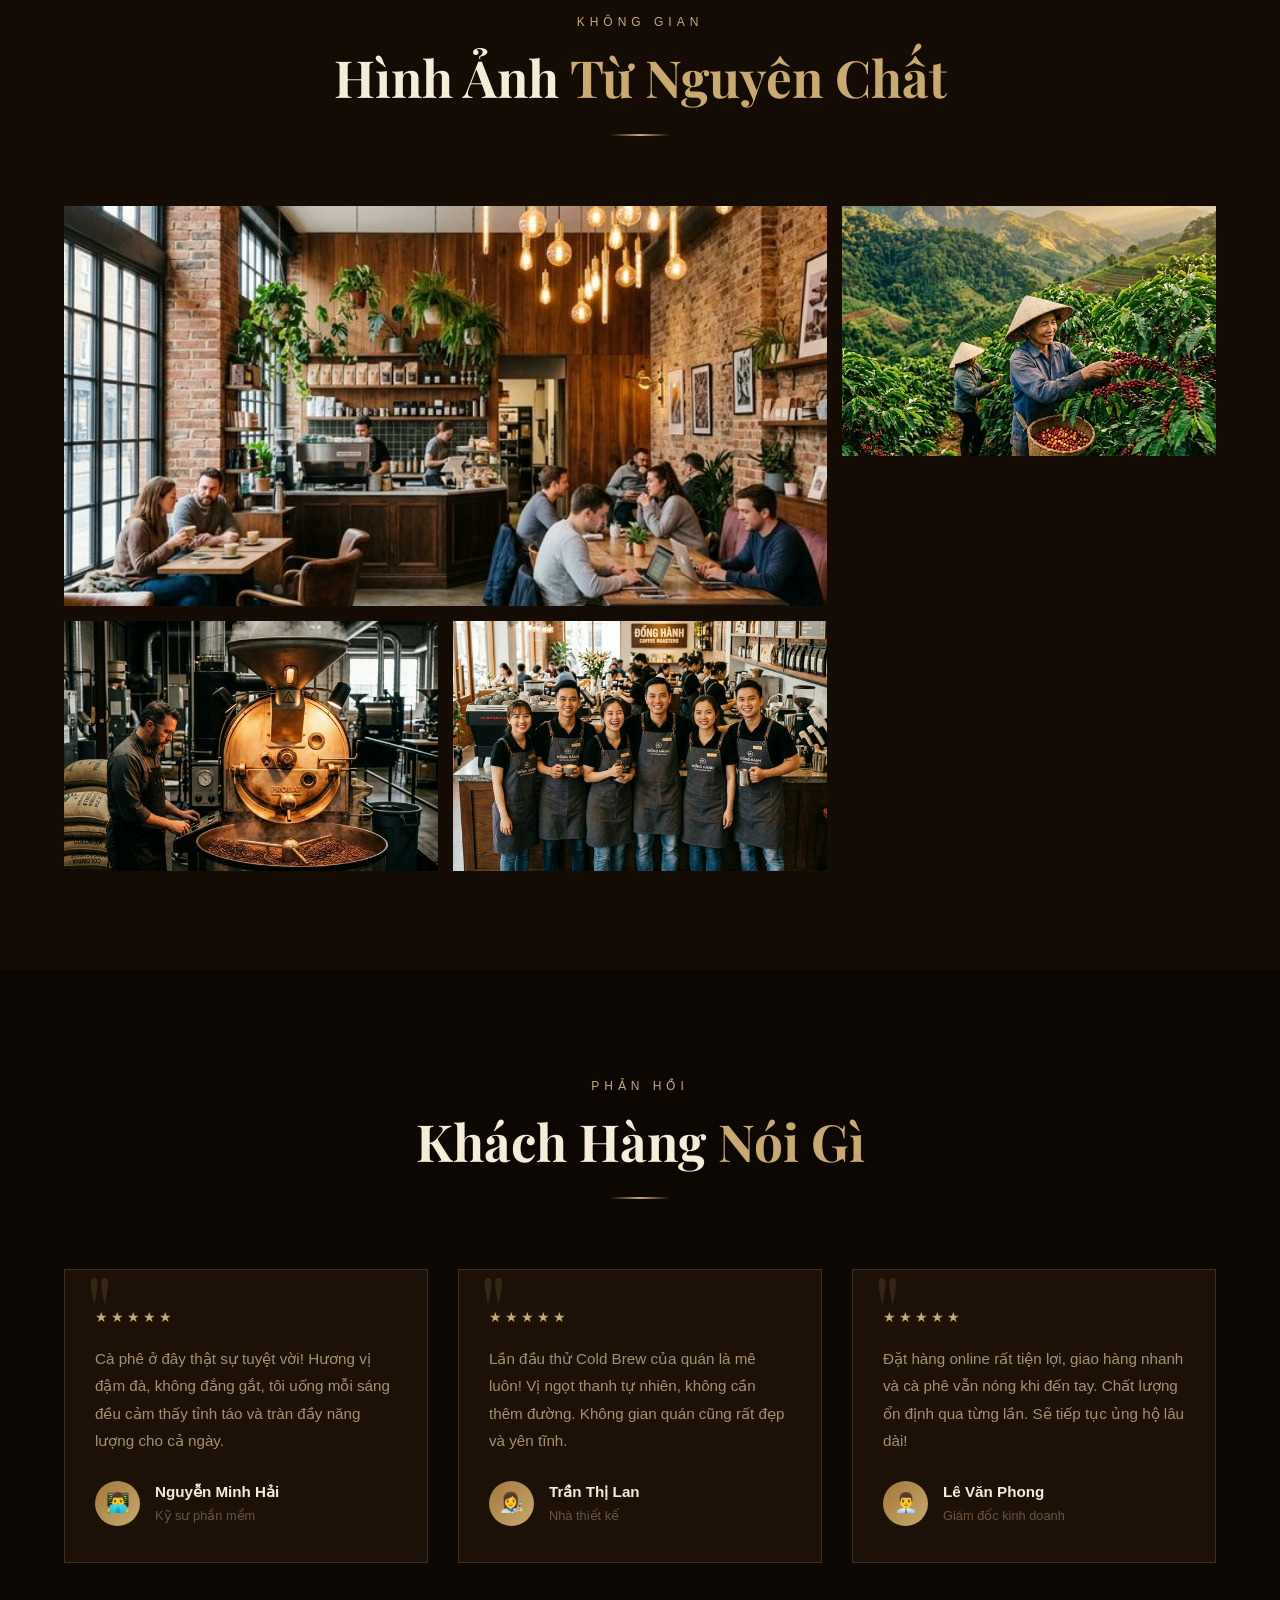
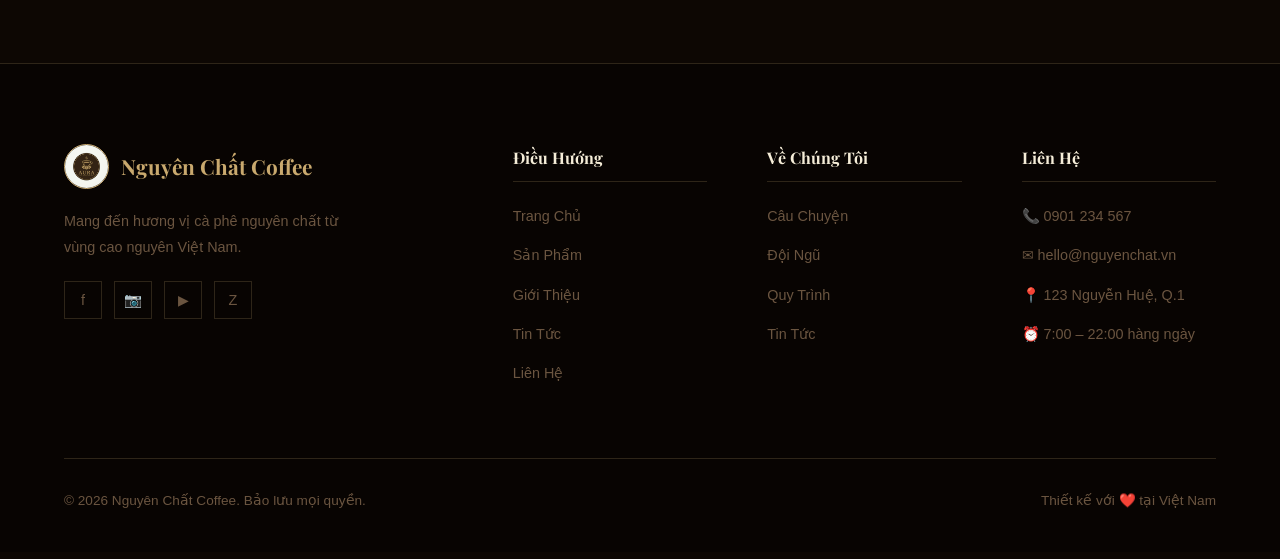
<file: about.html>
<!DOCTYPE html>
<html lang="vi">

<head>
  <meta charset="UTF-8">
  <meta name="viewport" content="width=device-width, initial-scale=1.0">
  <meta name="description"
    content="Câu chuyện về Nguyên Chất Coffee – Từ niềm đam mê cà phê đến thương hiệu cà phê uy tín hàng đầu Việt Nam.">
  <title>Giới Thiệu – Nguyên Chất Coffee</title>
  <link id="theme-stylesheet" rel="stylesheet" href="assets/css/style1-dark-luxury.css">
  <link rel="stylesheet" href="assets/css/switcher.css">
</head>

<body>

  <!-- STYLE SWITCHER -->
  <div id="style-switcher">
    <button class="style-toggle-btn" onclick="toggleStyleSwitcher()">🎨</button>
    <div class="style-panel">
      <div class="style-panel-header">
        <div>
          <h3>CHỌN STYLE</h3>
          <p class="style-panel-sub">5 Phong Cách Review</p>
        </div>
        <button class="close-btn" onclick="toggleStyleSwitcher()">✕</button>
      </div>
      <div class="style-panel-body">
        <div class="style-btns"></div>
      </div>
      <div class="style-panel-footer">
        <div class="current-style-badge"><span>Đang xem:</span><span class="current-style-name">Dark Luxury</span></div>
        <p>Style áp dụng cho toàn bộ trang web</p>
      </div>
    </div>
  </div>

  <!-- NAVBAR -->
  <nav class="navbar" id="navbar">
    <a href="index.html" class="nav-logo">
      <img src="assets/images/logo_coffee_1775547269134.png" alt="Logo">
      <span class="nav-logo-text">Nguyên Chất</span>
    </a>
    <ul class="nav-menu">
      <li><a href="index.html">Trang Chủ</a></li>
      <li><a href="products.html">Sản Phẩm</a></li>
      <li><a href="about.html" class="active">Giới Thiệu</a></li>
      <li><a href="news.html">Tin Tức</a></li>
      <li><a href="contact.html" class="nav-cta">Liên Hệ</a></li>
    </ul>
    <button class="hamburger" id="hamburger" aria-label="Menu"><span></span><span></span><span></span></button>
  </nav>

  <!-- PAGE HERO -->
  <div class="page-hero">
    <div class="page-hero-content">
      <h1>Câu Chuyện Của Chúng Tôi</h1>
      <p>Từ niềm đam mê nhỏ bé đến thương hiệu cà phê được yêu thích</p>
    </div>
  </div>

  <!-- OUR STORY -->
  <section>
    <div class="about-grid">
      <div class="about-img-wrap animate-fade-up">
        <img src="assets/images/about_story_1775547239652.png" alt="Lịch sử Nguyên Chất Coffee" class="about-img-main">
        <div class="about-img-badge">
          <div class="year">2015</div>
          <div class="yr-label">Năm Thành Lập</div>
        </div>
      </div>
      <div class="about-content animate-fade-up delay-1">
        <div class="section-tag">Câu Chuyện</div>
        <h2 class="section-title">Từ Đam Mê <span>Trở Thành Sứ Mệnh</span></h2>
        <div class="divider" style="margin: 20px 0;"></div>
        <p style="color: var(--text-secondary); margin-bottom: 20px; line-height: 1.9;">Nguyên Chất Coffee ra đời năm
          2015 từ một quán nhỏ ở Quận 3, TP.HCM, với niềm tin sâu sắc rằng người Việt xứng đáng được uống những tách cà
          phê thật sự ngon – không pha tạp, không chất phụ gia, không đánh lừa hương vị.</p>
        <p style="color: var(--text-secondary); margin-bottom: 20px; line-height: 1.9;">Người sáng lập, anh Nguyễn Văn
          Chất, đã dành hơn 3 năm đi khắp vùng Tây Nguyên để học hỏi về cà phê – từ cách trồng, thu hái, đến sơ chế và
          rang xay. Mỗi chuyến đi là thêm một bài học, thêm một mối quan hệ với những người nông dân tận tâm.</p>
        <p style="color: var(--text-secondary); line-height: 1.9;">Ngày nay, Nguyên Chất Coffee đã có mặt tại 5 chi
          nhánh ở TP.HCM, phục vụ hơn 10.000 khách hàng mỗi tháng, và niềm đam mê ban đầu vẫn còn nguyên vẹn trong từng
          tách cà phê chúng tôi pha chế.</p>
      </div>
    </div>
  </section>

  <!-- MISSION & VALUES -->
  <section style="background: var(--bg-section, var(--bg-off, #f8f7f5));">
    <div class="section-header">
      <div class="section-tag">Giá Trị Cốt Lõi</div>
      <h2 class="section-title">Những <span>Cam Kết</span> Của Chúng Tôi</h2>
      <div class="divider"></div>
    </div>
    <div class="process-grid" id="values-process">
      <div class="process-card animate-fade-up">
        <span class="process-num">01</span>
        <div class="process-icon">🌿</div>
        <h3>Nguyên Liệu Sạch</h3>
        <p>100% cà phê Arabica và Robusta chất lượng cao từ các nông trại đạt chứng nhận Gap, không dùng thuốc trừ sâu
          độc hại.</p>
      </div>
      <div class="process-card animate-fade-up delay-1">
        <span class="process-num">02</span>
        <div class="process-icon">🤝</div>
        <h3>Thương Mại Công Bằng</h3>
        <p>Cam kết mua nông sản trực tiếp từ nông dân với giá công bằng, hỗ trợ cải thiện sinh kế cho hàng trăm hộ gia
          đình.</p>
      </div>
      <div class="process-card animate-fade-up delay-2">
        <span class="process-num">03</span>
        <div class="process-icon">🏆</div>
        <h3>Chất Lượng Nhất Quán</h3>
        <p>Mỗi mẻ rang đều được kiểm soát và ghi lại thông số chi tiết, đảm bảo hương vị đồng nhất trong từng ly cà phê.
        </p>
      </div>
      <div class="process-card animate-fade-up delay-3">
        <span class="process-num">04</span>
        <div class="process-icon">🌍</div>
        <h3>Trách Nhiệm Môi Trường</h3>
        <p>Sử dụng bao bì có thể tái chế, giảm thiểu chất thải trong sản xuất, hướng đến mô hình kinh doanh xanh bền
          vững.</p>
      </div>
    </div>
  </section>

  <!-- TEAM SECTION -->
  <section>
    <div class="section-header">
      <div class="section-tag">Đội Ngũ</div>
      <h2 class="section-title">Những Con Người <span>Tạo Ra Hương Vị</span></h2>
      <div class="divider"></div>
      <p class="section-subtitle">Đằng sau mỗi tách cà phê là đội ngũ barista tận tâm, được đào tạo bài bản và đầy đam
        mê.</p>
    </div>
    <div style="max-width: 900px; margin: 0 auto;">
      <div class="animate-fade-up" style="border-radius: 16px; overflow: hidden;">
        <img src="assets/images/company_team_1775547215316.png" alt="Đội ngũ Nguyên Chất Coffee"
          style="width:100%; height:450px; object-fit:cover; display:block;">
      </div>
      <div style="display: grid; grid-template-columns: repeat(3, 1fr); gap: 30px; margin-top: 50px;">
        <div class="value-card animate-fade-up" style="text-align: center; padding: 30px 20px;">
          <div class="value-icon" style="font-size: 2.5rem;">👨‍🍳</div>
          <h4 style="font-size: 1.1rem; margin-bottom: 5px;">Nguyễn Văn An</h4>
          <p style="font-weight: 600; color: var(--primary);">Head Barista</p>
          <p>5 năm kinh nghiệm, giải nhất cuộc thi Barista Toàn Quốc 2023</p>
        </div>
        <div class="value-card animate-fade-up delay-1" style="text-align: center; padding: 30px 20px;">
          <div class="value-icon" style="font-size: 2.5rem;">👩‍💼</div>
          <h4 style="font-size: 1.1rem; margin-bottom: 5px;">Trần Thị Bích</h4>
          <p style="font-weight: 600; color: var(--primary);">Giám Đốc Vận Hành</p>
          <p>Chuyên gia chuỗi cà phê với 8 năm kinh nghiệm F&B</p>
        </div>
        <div class="value-card animate-fade-up delay-2" style="text-align: center; padding: 30px 20px;">
          <div class="value-icon" style="font-size: 2.5rem;">👨‍🌾</div>
          <h4 style="font-size: 1.1rem; margin-bottom: 5px;">Lê Đức Tài</h4>
          <p style="font-weight: 600; color: var(--primary);">Chuyên Gia Nguyên Liệu</p>
          <p>Gắn bó với vùng trồng Đà Lạt, kết nối trực tiếp với 50+ nông dân</p>
        </div>
      </div>
    </div>
  </section>

  <!-- GALLERY -->
  <section style="background: var(--bg-section, var(--bg-off, #f8f7f5));">
    <div class="section-header">
      <div class="section-tag">Không Gian</div>
      <h2 class="section-title">Hình Ảnh <span>Từ Nguyên Chất</span></h2>
      <div class="divider"></div>
    </div>
    <div class="gallery-grid">
      <div class="gallery-item animate-fade-up">
        <img src="assets/images/company_interior_1775547197418.png" alt="Không gian quán">
        <div class="gallery-overlay"><span>🔍</span></div>
      </div>
      <div class="gallery-item animate-fade-up delay-1">
        <img src="assets/images/process_harvesting_1775547179908.png" alt="Thu hoạch cà phê">
        <div class="gallery-overlay"><span>🔍</span></div>
      </div>
      <div class="gallery-item animate-fade-up delay-2">
        <img src="assets/images/process_roasting_1775547164124.png" alt="Rang cà phê">
        <div class="gallery-overlay"><span>🔍</span></div>
      </div>
      <div class="gallery-item animate-fade-up">
        <img src="assets/images/company_team_1775547215316.png" alt="Đội ngũ">
        <div class="gallery-overlay"><span>🔍</span></div>
      </div>
    </div>
  </section>

  <!-- TESTIMONIALS -->
  <section>
    <div class="section-header">
      <div class="section-tag">Phản Hồi</div>
      <h2 class="section-title">Khách Hàng <span>Nói Gì</span></h2>
      <div class="divider"></div>
    </div>
    <div class="testimonials-slider" id="testimonials-grid"></div>
  </section>

  <!-- FOOTER -->
  <footer class="footer">
    <div class="footer-grid">
      <div class="footer-brand">
        <a href="index.html" class="footer-logo">
          <img src="assets/images/logo_coffee_1775547269134.png" alt="Logo">
          <span class="footer-logo-text">Nguyên Chất Coffee</span>
        </a>
        <p>Mang đến hương vị cà phê nguyên chất từ vùng cao nguyên Việt Nam.</p>
        <div class="socials">
          <a href="#" class="social-link">f</a><a href="#" class="social-link">📷</a>
          <a href="#" class="social-link">▶</a><a href="#" class="social-link">Z</a>
        </div>
      </div>
      <div class="footer-col">
        <h4>Điều Hướng</h4>
        <ul>
          <li><a href="index.html">Trang Chủ</a></li>
          <li><a href="products.html">Sản Phẩm</a></li>
          <li><a href="about.html">Giới Thiệu</a></li>
          <li><a href="news.html">Tin Tức</a></li>
          <li><a href="contact.html">Liên Hệ</a></li>
        </ul>
      </div>
      <div class="footer-col">
        <h4>Về Chúng Tôi</h4>
        <ul>
          <li><a href="about.html">Câu Chuyện</a></li>
          <li><a href="about.html">Đội Ngũ</a></li>
          <li><a href="about.html">Quy Trình</a></li>
          <li><a href="news.html">Tin Tức</a></li>
        </ul>
      </div>
      <div class="footer-col">
        <h4>Liên Hệ</h4>
        <ul>
          <li><a href="tel:0901234567">📞 0901 234 567</a></li>
          <li><a href="mailto:hello@nguyenchat.vn">✉ hello@nguyenchat.vn</a></li>
          <li><a href="#">📍 123 Nguyễn Huệ, Q.1</a></li>
          <li><a href="#">⏰ 7:00 – 22:00 hàng ngày</a></li>
        </ul>
      </div>
    </div>
    <div class="footer-bottom">
      <p>© 2026 Nguyên Chất Coffee. Bảo lưu mọi quyền.</p>
      <p>Thiết kế với ❤️ tại Việt Nam</p>
    </div>
  </footer>

  <script src="assets/js/data.js"></script>
  <script src="assets/js/main.js"></script>
  <script>
    (function () {
      const id = parseInt(localStorage.getItem('cafeStyle') || '1');
      document.getElementById('theme-stylesheet').href = 'assets/css/style' + id + '-' +
        ['', 'dark-luxury', 'fresh-garden', 'pure-minimal', 'vibrant-modern', 'ocean-depth'][id] + '.css';
    })();
  </script>
</body>

</html>
</file>
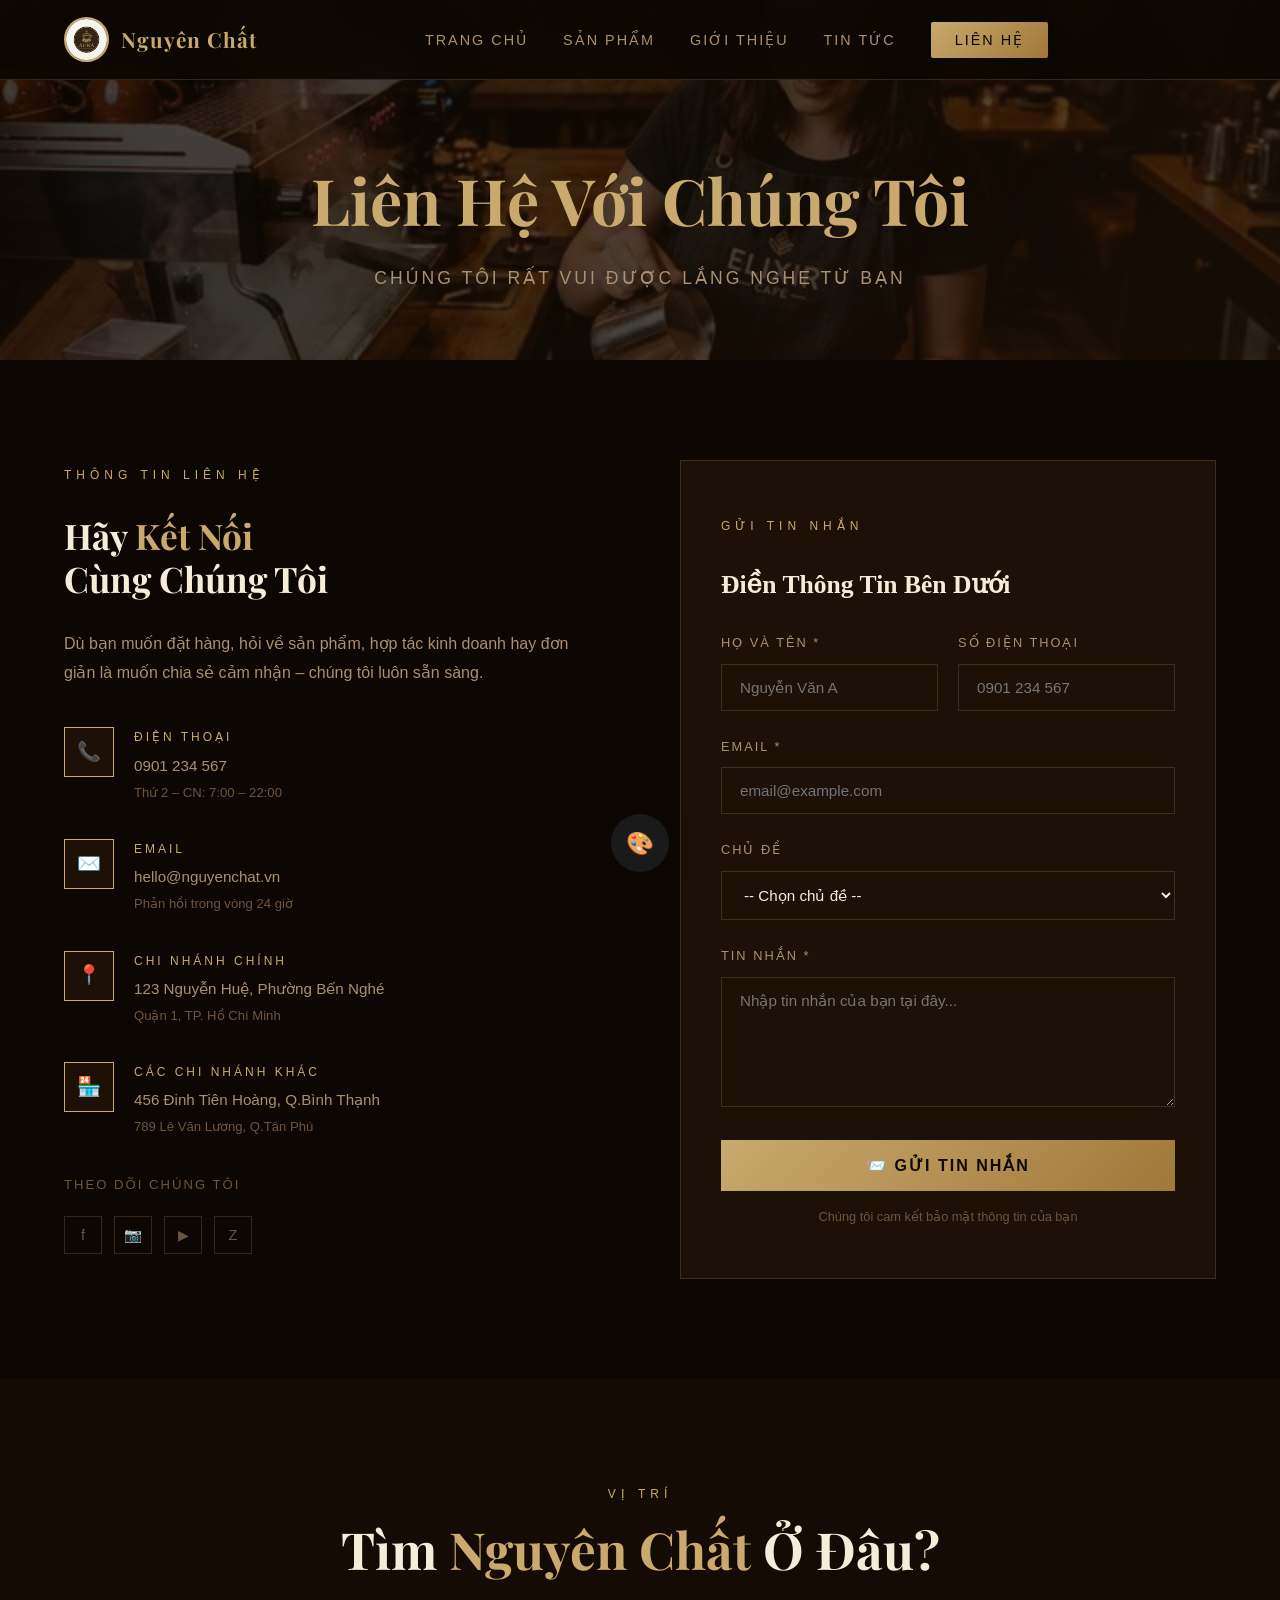
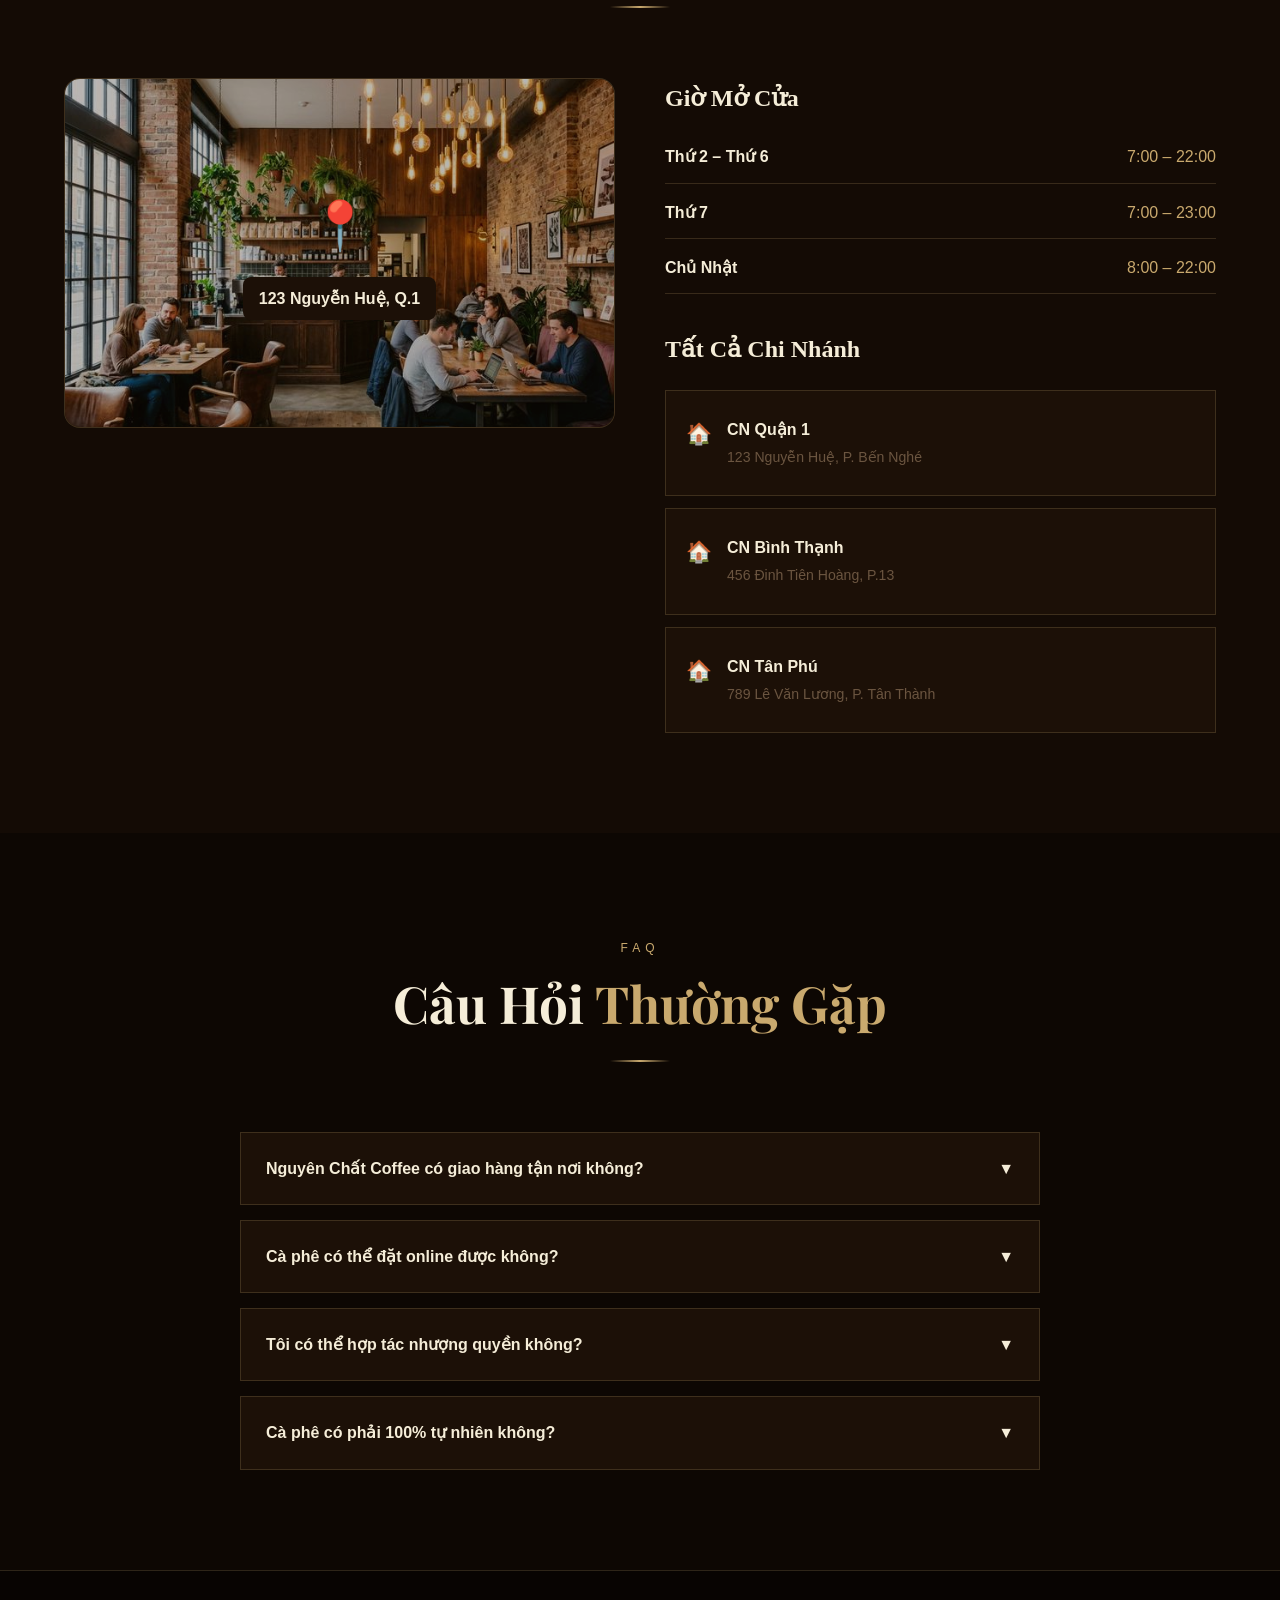
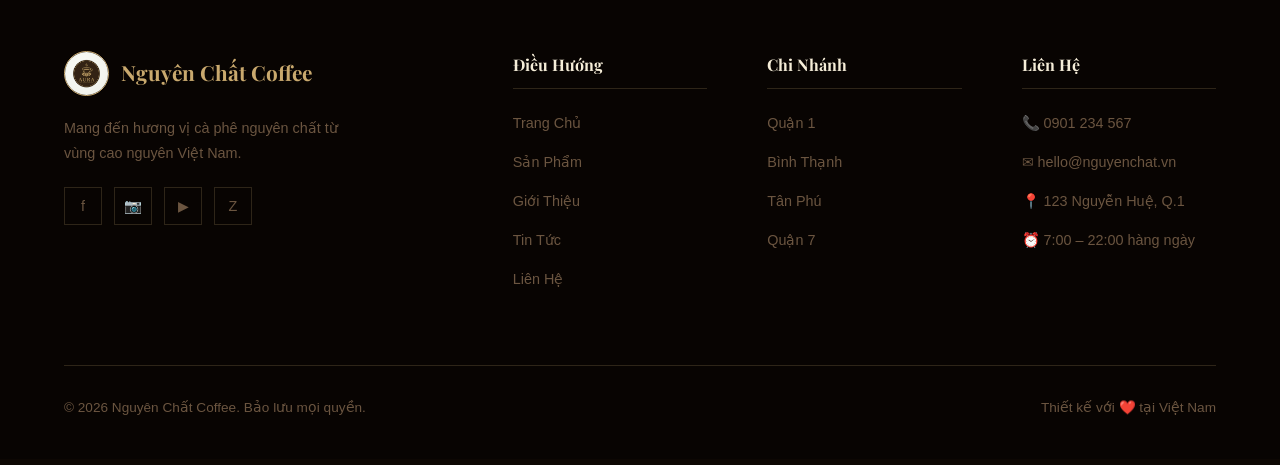
<file: contact.html>
<!DOCTYPE html>
<html lang="vi">

<head>
  <meta charset="UTF-8">
  <meta name="viewport" content="width=device-width, initial-scale=1.0">
  <meta name="description"
    content="Liên hệ Nguyên Chất Coffee – Đặt hàng, góp ý, hợp tác kinh doanh. Chúng tôi luôn sẵn sàng lắng nghe.">
  <title>Liên Hệ – Nguyên Chất Coffee</title>
  <link id="theme-stylesheet" rel="stylesheet" href="assets/css/style1-dark-luxury.css">
  <link rel="stylesheet" href="assets/css/switcher.css">
</head>

<body>

  <!-- STYLE SWITCHER -->
  <div id="style-switcher">
    <button class="style-toggle-btn" onclick="toggleStyleSwitcher()">🎨</button>
    <div class="style-panel">
      <div class="style-panel-header">
        <div>
          <h3>CHỌN STYLE</h3>
          <p class="style-panel-sub">5 Phong Cách Review</p>
        </div>
        <button class="close-btn" onclick="toggleStyleSwitcher()">✕</button>
      </div>
      <div class="style-panel-body">
        <div class="style-btns"></div>
      </div>
      <div class="style-panel-footer">
        <div class="current-style-badge"><span>Đang xem:</span><span class="current-style-name">Dark Luxury</span></div>
        <p>Style áp dụng cho toàn bộ trang web</p>
      </div>
    </div>
  </div>

  <!-- NAVBAR -->
  <nav class="navbar" id="navbar">
    <a href="index.html" class="nav-logo">
      <img src="assets/images/logo_coffee_1775547269134.png" alt="Logo">
      <span class="nav-logo-text">Nguyên Chất</span>
    </a>
    <ul class="nav-menu">
      <li><a href="index.html">Trang Chủ</a></li>
      <li><a href="products.html">Sản Phẩm</a></li>
      <li><a href="about.html">Giới Thiệu</a></li>
      <li><a href="news.html">Tin Tức</a></li>
      <li><a href="contact.html" class="nav-cta active">Liên Hệ</a></li>
    </ul>
    <button class="hamburger" id="hamburger" aria-label="Menu"><span></span><span></span><span></span></button>
  </nav>

  <!-- PAGE HERO -->
  <div class="page-hero">
    <div class="page-hero-content">
      <h1>Liên Hệ Với Chúng Tôi</h1>
      <p>Chúng tôi rất vui được lắng nghe từ bạn</p>
    </div>
  </div>

  <!-- CONTACT SECTION -->
  <section>
    <div class="contact-grid">
      <!-- Info Side -->
      <div class="contact-info animate-fade-up">
        <div class="section-tag">Thông Tin Liên Hệ</div>
        <h2 class="section-title" style="font-size: 2.2rem; margin: 15px 0 30px;">Hãy <span>Kết Nối</span><br>Cùng Chúng
          Tôi</h2>
        <p style="color: var(--text-secondary); margin-bottom: 40px; line-height: 1.8;">Dù bạn muốn đặt hàng, hỏi về sản
          phẩm, hợp tác kinh doanh hay đơn giản là muốn chia sẻ cảm nhận – chúng tôi luôn sẵn sàng.</p>

        <div class="contact-info-item">
          <div class="contact-icon">📞</div>
          <div class="contact-text">
            <label>Điện Thoại</label>
            <p>0901 234 567</p>
            <p style="font-size: 0.82rem; color: var(--text-muted); margin-top: 3px;">Thứ 2 – CN: 7:00 – 22:00</p>
          </div>
        </div>
        <div class="contact-info-item">
          <div class="contact-icon">✉️</div>
          <div class="contact-text">
            <label>Email</label>
            <p>hello@nguyenchat.vn</p>
            <p style="font-size: 0.82rem; color: var(--text-muted); margin-top: 3px;">Phản hồi trong vòng 24 giờ</p>
          </div>
        </div>
        <div class="contact-info-item">
          <div class="contact-icon">📍</div>
          <div class="contact-text">
            <label>Chi Nhánh Chính</label>
            <p>123 Nguyễn Huệ, Phường Bến Nghé</p>
            <p style="font-size: 0.82rem; color: var(--text-muted); margin-top: 3px;">Quận 1, TP. Hồ Chí Minh</p>
          </div>
        </div>
        <div class="contact-info-item">
          <div class="contact-icon">🏪</div>
          <div class="contact-text">
            <label>Các Chi Nhánh Khác</label>
            <p>456 Đinh Tiên Hoàng, Q.Bình Thạnh</p>
            <p style="font-size: 0.82rem; color: var(--text-muted); margin-top: 3px;">789 Lê Văn Lương, Q.Tân Phú</p>
          </div>
        </div>

        <!-- Social -->
        <div style="margin-top: 35px;">
          <p
            style="color: var(--text-muted); font-size: 0.82rem; margin-bottom: 15px; text-transform: uppercase; letter-spacing: 2px;">
            Theo Dõi Chúng Tôi</p>
          <div class="socials">
            <a href="#" class="social-link" aria-label="Facebook">f</a>
            <a href="#" class="social-link" aria-label="Instagram">📷</a>
            <a href="#" class="social-link" aria-label="YouTube">▶</a>
            <a href="#" class="social-link" aria-label="Zalo">Z</a>
          </div>
        </div>
      </div>

      <!-- Form Side -->
      <div class="contact-form animate-fade-up delay-1">
        <div class="section-tag">Gửi Tin Nhắn</div>
        <h3
          style="font-family: var(--font-serif, serif); font-size: 1.6rem; margin: 12px 0 25px; color: var(--text-primary);">
          Điền Thông Tin Bên Dưới</h3>

        <form id="contact-form">
          <div class="form-row">
            <div class="form-group">
              <label for="contact-name">Họ và Tên *</label>
              <input type="text" id="contact-name" name="name" placeholder="Nguyễn Văn A" required>
            </div>
            <div class="form-group">
              <label for="contact-phone">Số Điện Thoại</label>
              <input type="tel" id="contact-phone" name="phone" placeholder="0901 234 567">
            </div>
          </div>
          <div class="form-group">
            <label for="contact-email">Email *</label>
            <input type="email" id="contact-email" name="email" placeholder="email@example.com" required>
          </div>
          <div class="form-group">
            <label for="contact-subject">Chủ Đề</label>
            <select id="contact-subject" name="subject">
              <option value="">-- Chọn chủ đề --</option>
              <option value="order">Đặt hàng / Mua sản phẩm</option>
              <option value="feedback">Góp ý về chất lượng</option>
              <option value="partnership">Hợp tác kinh doanh</option>
              <option value="franchise">Nhượng quyền</option>
              <option value="other">Khác</option>
            </select>
          </div>
          <div class="form-group">
            <label for="contact-message">Tin Nhắn *</label>
            <textarea id="contact-message" name="message" placeholder="Nhập tin nhắn của bạn tại đây..."
              required></textarea>
          </div>
          <button type="submit" class="btn-primary" id="contact-submit-btn"
            style="width: 100%; justify-content: center; font-size: 1rem; padding: 16px;">
            📨 Gửi Tin Nhắn
          </button>
          <p style="color: var(--text-muted); font-size: 0.8rem; margin-top: 15px; text-align: center;">Chúng tôi cam
            kết bảo mật thông tin của bạn</p>
        </form>
      </div>
    </div>
  </section>

  <!-- MAP & HOURS -->
  <section style="background: var(--bg-section, var(--bg-off, #f8f7f5));">
    <div class="section-header">
      <div class="section-tag">Vị Trí</div>
      <h2 class="section-title">Tìm <span>Nguyên Chất</span> Ở Đâu?</h2>
      <div class="divider"></div>
    </div>
    <div style="display: grid; grid-template-columns: 1fr 1fr; gap: 50px; align-items: start;">
      <!-- Map embed placeholder -->
      <div class="animate-fade-up"
        style="background: var(--bg-card, white); border: 1px solid var(--border, #eee); border-radius: 16px; overflow: hidden; height: 350px; position: relative; display: flex; align-items: center; justify-content: center;">
        <img src="assets/images/company_interior_1775547197418.png" alt="Bản đồ vị trí"
          style="width:100%;height:100%;object-fit:cover;opacity:0.7;">
        <div style="position:absolute; text-align: center; z-index:1;">
          <div style="font-size: 3rem;">📍</div>
          <p
            style="font-weight: 700; color: var(--text-primary); background: var(--bg-card, white); padding: 8px 16px; border-radius: 8px; margin-top: 10px;">
            123 Nguyễn Huệ, Q.1</p>
        </div>
      </div>

      <!-- Hours & locations -->
      <div class="animate-fade-up delay-1">
        <h3
          style="font-family: var(--font-serif, serif); font-size: 1.5rem; margin-bottom: 25px; color: var(--text-primary);">
          Giờ Mở Cửa</h3>
        <div style="display: flex; flex-direction: column; gap: 15px; margin-bottom: 35px;">
          <div
            style="display: flex; justify-content: space-between; padding-bottom: 12px; border-bottom: 1px solid var(--border, #eee);">
            <span style="font-weight: 600; color: var(--text-primary);">Thứ 2 – Thứ 6</span>
            <span style="color: var(--primary);">7:00 – 22:00</span>
          </div>
          <div
            style="display: flex; justify-content: space-between; padding-bottom: 12px; border-bottom: 1px solid var(--border, #eee);">
            <span style="font-weight: 600; color: var(--text-primary);">Thứ 7</span>
            <span style="color: var(--primary);">7:00 – 23:00</span>
          </div>
          <div
            style="display: flex; justify-content: space-between; padding-bottom: 12px; border-bottom: 1px solid var(--border, #eee);">
            <span style="font-weight: 600; color: var(--text-primary);">Chủ Nhật</span>
            <span style="color: var(--primary);">8:00 – 22:00</span>
          </div>
        </div>

        <h3
          style="font-family: var(--font-serif, serif); font-size: 1.5rem; margin-bottom: 20px; color: var(--text-primary);">
          Tất Cả Chi Nhánh</h3>
        <div style="display: flex; flex-direction: column; gap: 12px;">
          <div class="value-card" style="display: flex; gap: 15px; align-items: flex-start;">
            <span style="font-size: 1.3rem;">🏠</span>
            <div><strong style="color: var(--text-primary);">CN Quận 1</strong><br><span
                style="color: var(--text-muted); font-size: 0.88rem;">123 Nguyễn Huệ, P. Bến Nghé</span></div>
          </div>
          <div class="value-card" style="display: flex; gap: 15px; align-items: flex-start;">
            <span style="font-size: 1.3rem;">🏠</span>
            <div><strong style="color: var(--text-primary);">CN Bình Thạnh</strong><br><span
                style="color: var(--text-muted); font-size: 0.88rem;">456 Đinh Tiên Hoàng, P.13</span></div>
          </div>
          <div class="value-card" style="display: flex; gap: 15px; align-items: flex-start;">
            <span style="font-size: 1.3rem;">🏠</span>
            <div><strong style="color: var(--text-primary);">CN Tân Phú</strong><br><span
                style="color: var(--text-muted); font-size: 0.88rem;">789 Lê Văn Lương, P. Tân Thành</span></div>
          </div>
        </div>
      </div>
    </div>
  </section>

  <!-- FAQ -->
  <section>
    <div class="section-header">
      <div class="section-tag">FAQ</div>
      <h2 class="section-title">Câu Hỏi <span>Thường Gặp</span></h2>
      <div class="divider"></div>
    </div>
    <div style="max-width: 800px; margin: 0 auto; display: flex; flex-direction: column; gap: 15px;">
      <details class="value-card" style="padding: 22px 25px; cursor: pointer;">
        <summary
          style="font-weight: 700; color: var(--text-primary); font-size: 1rem; list-style: none; display: flex; justify-content: space-between;">
          Nguyên Chất Coffee có giao hàng tận nơi không?
          <span>▼</span>
        </summary>
        <p style="color: var(--text-secondary); margin-top: 15px; line-height: 1.8; font-size: 0.95rem;">Có! Chúng tôi
          giao hàng toàn TP.HCM qua Grab, Gojek, và ShopeeFood. Với cà phê rang xay, chúng tôi giao hàng toàn quốc qua
          dịch vụ chuyển phát nhanh.</p>
      </details>
      <details class="value-card" style="padding: 22px 25px; cursor: pointer;">
        <summary
          style="font-weight: 700; color: var(--text-primary); font-size: 1rem; list-style: none; display: flex; justify-content: space-between;">
          Cà phê có thể đặt online được không?
          <span>▼</span>
        </summary>
        <p style="color: var(--text-secondary); margin-top: 15px; line-height: 1.8; font-size: 0.95rem;">Bạn có thể đặt
          cà phê pha sẵn qua các ứng dụng giao đồ ăn, hoặc đặt mua cà phê rang xay/hạt cà phê nguyên chất qua website
          hoặc liên hệ trực tiếp với chúng tôi.</p>
      </details>
      <details class="value-card" style="padding: 22px 25px; cursor: pointer;">
        <summary
          style="font-weight: 700; color: var(--text-primary); font-size: 1rem; list-style: none; display: flex; justify-content: space-between;">
          Tôi có thể hợp tác nhượng quyền không?
          <span>▼</span>
        </summary>
        <p style="color: var(--text-secondary); margin-top: 15px; line-height: 1.8; font-size: 0.95rem;">Nguyên Chất
          Coffee đang mở rộng mô hình nhượng quyền. Hãy liên hệ với chúng tôi qua email hoặc điền form bên trên, chọn
          chủ đề "Nhượng quyền" để được tư vấn chi tiết.</p>
      </details>
      <details class="value-card" style="padding: 22px 25px; cursor: pointer;">
        <summary
          style="font-weight: 700; color: var(--text-primary); font-size: 1rem; list-style: none; display: flex; justify-content: space-between;">
          Cà phê có phải 100% tự nhiên không?
          <span>▼</span>
        </summary>
        <p style="color: var(--text-secondary); margin-top: 15px; line-height: 1.8; font-size: 0.95rem;">100% có! Tất cả
          cà phê của chúng tôi được lấy trực tiếp từ nông trại, không có chất phụ gia, chất bảo quản hay hương liệu nhân
          tạo. Chúng tôi có chứng nhận kiểm định chất lượng từ các tổ chức uy tín.</p>
      </details>
    </div>
  </section>

  <!-- FOOTER -->
  <footer class="footer">
    <div class="footer-grid">
      <div class="footer-brand">
        <a href="index.html" class="footer-logo">
          <img src="assets/images/logo_coffee_1775547269134.png" alt="Logo">
          <span class="footer-logo-text">Nguyên Chất Coffee</span>
        </a>
        <p>Mang đến hương vị cà phê nguyên chất từ vùng cao nguyên Việt Nam.</p>
        <div class="socials">
          <a href="#" class="social-link">f</a><a href="#" class="social-link">📷</a>
          <a href="#" class="social-link">▶</a><a href="#" class="social-link">Z</a>
        </div>
      </div>
      <div class="footer-col">
        <h4>Điều Hướng</h4>
        <ul>
          <li><a href="index.html">Trang Chủ</a></li>
          <li><a href="products.html">Sản Phẩm</a></li>
          <li><a href="about.html">Giới Thiệu</a></li>
          <li><a href="news.html">Tin Tức</a></li>
          <li><a href="contact.html">Liên Hệ</a></li>
        </ul>
      </div>
      <div class="footer-col">
        <h4>Chi Nhánh</h4>
        <ul>
          <li><a href="#">Quận 1</a></li>
          <li><a href="#">Bình Thạnh</a></li>
          <li><a href="#">Tân Phú</a></li>
          <li><a href="#">Quận 7</a></li>
        </ul>
      </div>
      <div class="footer-col">
        <h4>Liên Hệ</h4>
        <ul>
          <li><a href="tel:0901234567">📞 0901 234 567</a></li>
          <li><a href="mailto:hello@nguyenchat.vn">✉ hello@nguyenchat.vn</a></li>
          <li><a href="#">📍 123 Nguyễn Huệ, Q.1</a></li>
          <li><a href="#">⏰ 7:00 – 22:00 hàng ngày</a></li>
        </ul>
      </div>
    </div>
    <div class="footer-bottom">
      <p>© 2026 Nguyên Chất Coffee. Bảo lưu mọi quyền.</p>
      <p>Thiết kế với ❤️ tại Việt Nam</p>
    </div>
  </footer>

  <script src="assets/js/data.js"></script>
  <script src="assets/js/main.js"></script>
  <script>
    (function () {
      const id = parseInt(localStorage.getItem('cafeStyle') || '1');
      document.getElementById('theme-stylesheet').href = 'assets/css/style' + id + '-' +
        ['', 'dark-luxury', 'fresh-garden', 'pure-minimal', 'vibrant-modern', 'ocean-depth'][id] + '.css';
    })();
  </script>
</body>

</html>
</file>
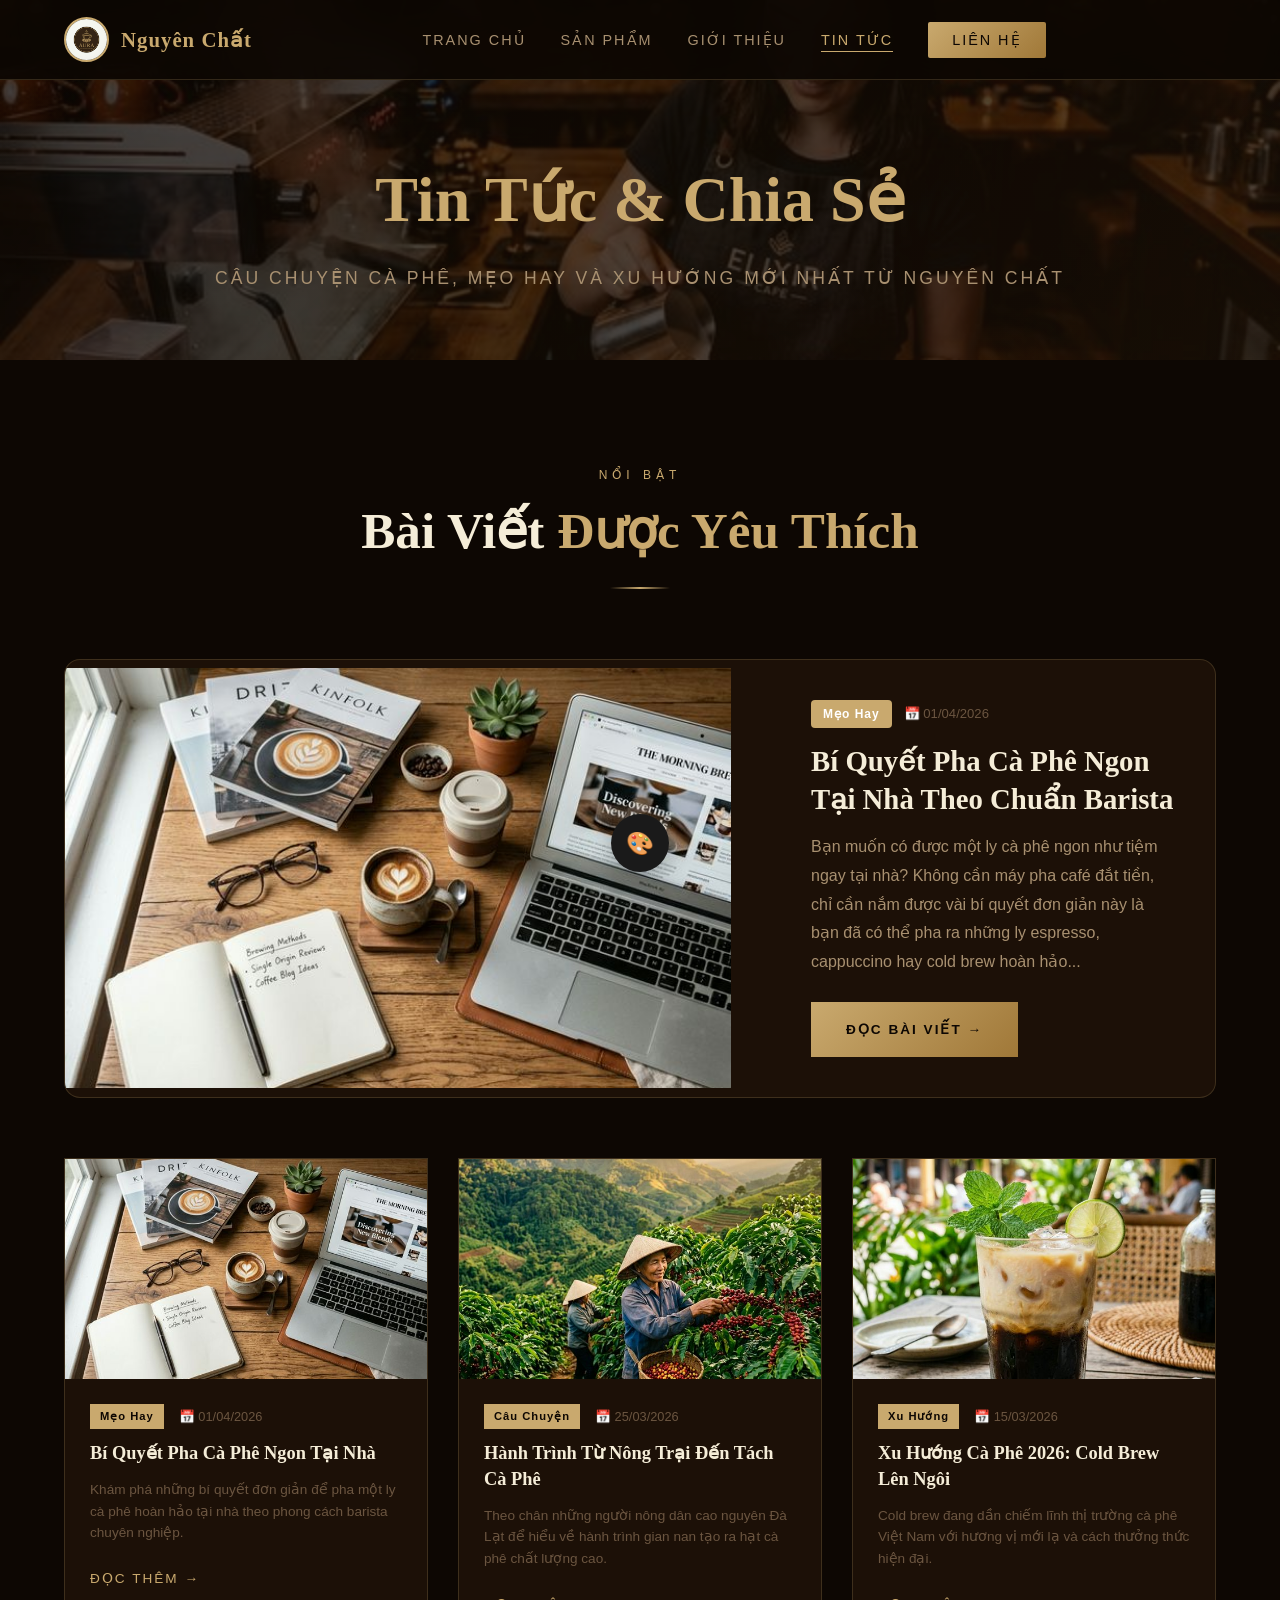
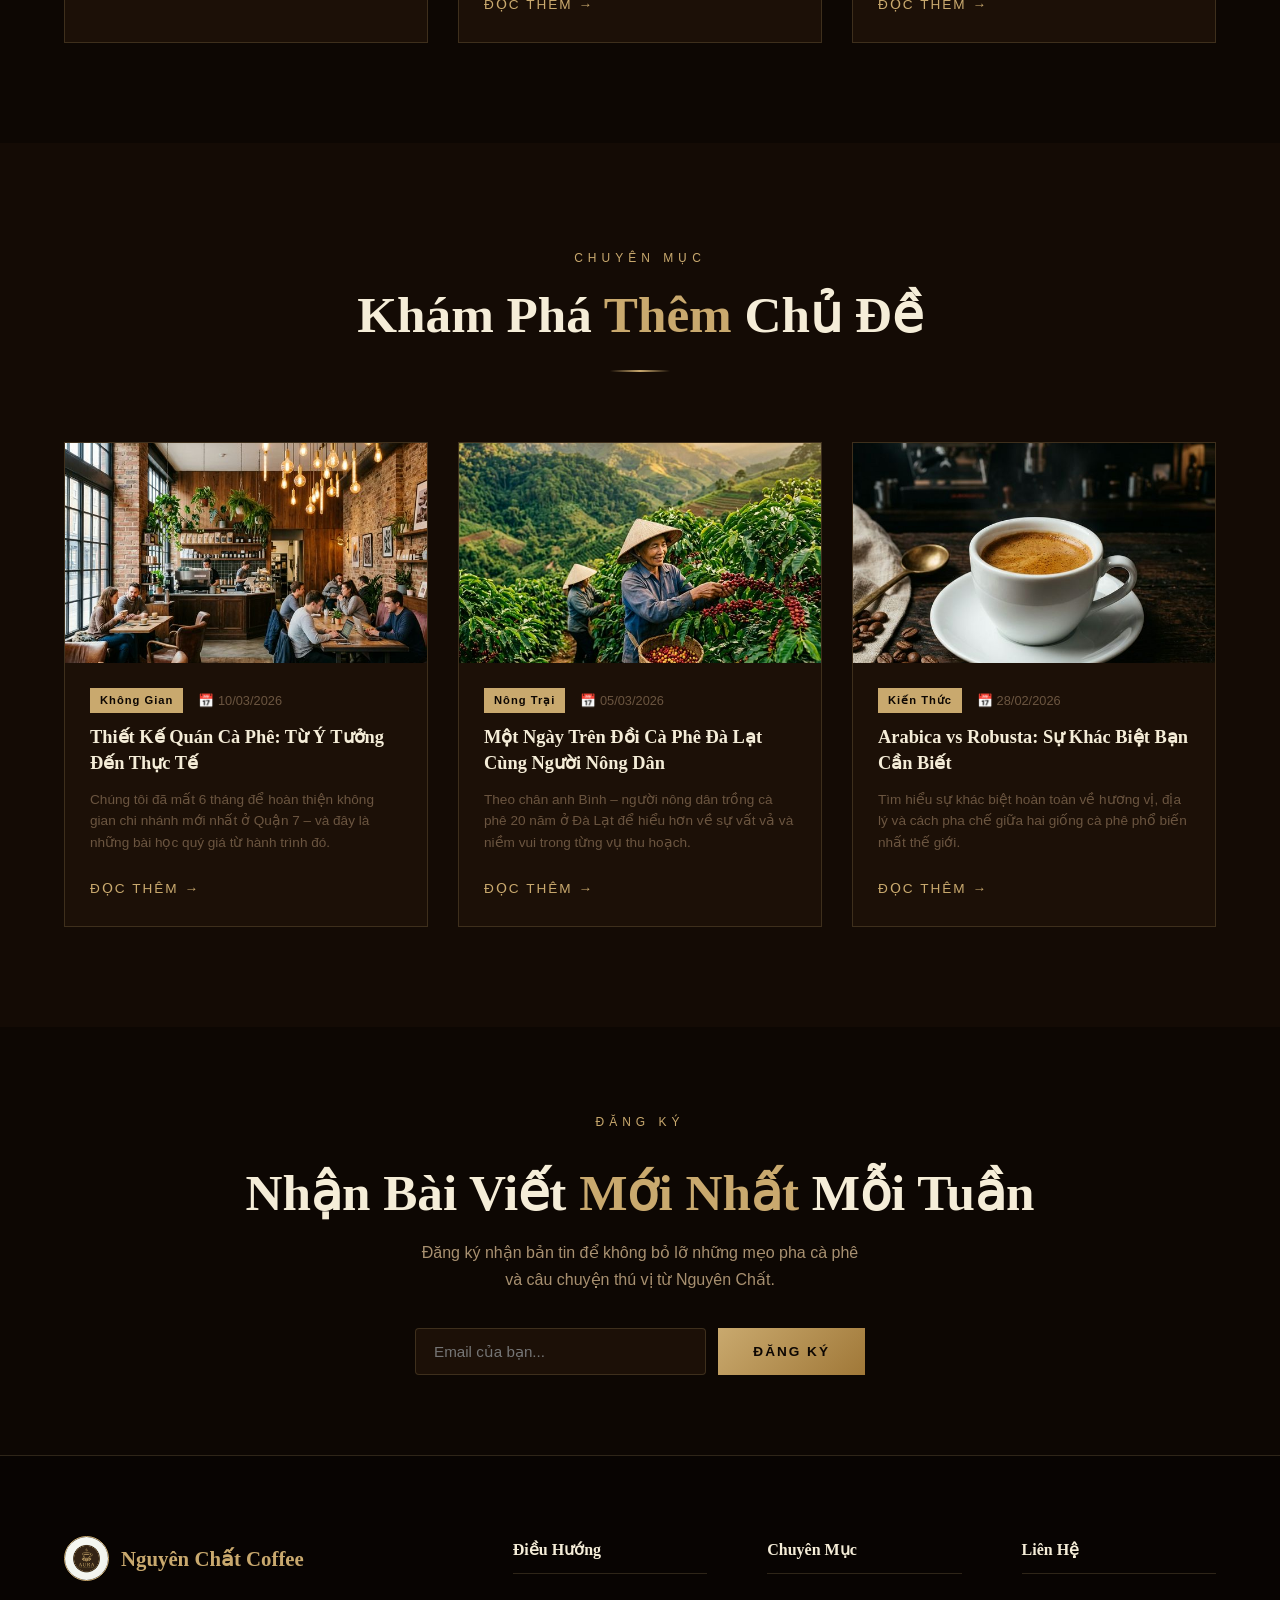
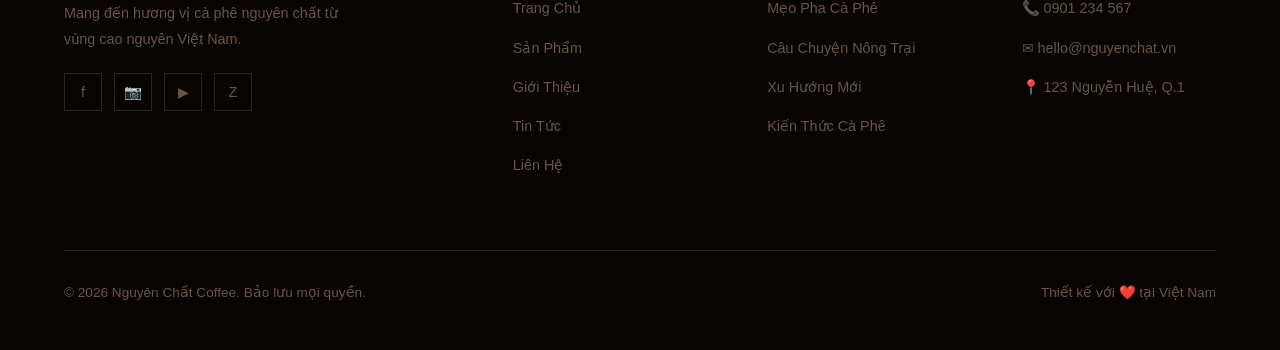
<file: news.html>
<!DOCTYPE html>
<html lang="vi">
<head>
  <meta charset="UTF-8">
  <meta name="viewport" content="width=device-width, initial-scale=1.0">
  <meta name="description" content="Tin tức và bài viết về cà phê – Mẹo pha chế, xu hướng mới, câu chuyện từ Nguyên Chất Coffee.">
  <title>Tin Tức – Nguyên Chất Coffee</title>
  <link id="theme-stylesheet" rel="stylesheet" href="assets/css/style1-dark-luxury.css">
  <link rel="stylesheet" href="assets/css/switcher.css">
</head>
<body>

<!-- STYLE SWITCHER -->
<div id="style-switcher">
  <button class="style-toggle-btn" onclick="toggleStyleSwitcher()">🎨</button>
  <div class="style-panel">
    <div class="style-panel-header">
      <div><h3>CHỌN STYLE</h3><p class="style-panel-sub">5 Phong Cách Review</p></div>
      <button class="close-btn" onclick="toggleStyleSwitcher()">✕</button>
    </div>
    <div class="style-panel-body"><div class="style-btns"></div></div>
    <div class="style-panel-footer">
      <div class="current-style-badge"><span>Đang xem:</span><span class="current-style-name">Dark Luxury</span></div>
      <p>Style áp dụng cho toàn bộ trang web</p>
    </div>
  </div>
</div>

<!-- NAVBAR -->
<nav class="navbar" id="navbar">
  <a href="index.html" class="nav-logo">
    <img src="assets/images/logo_coffee_1775547269134.png" alt="Logo">
    <span class="nav-logo-text">Nguyên Chất</span>
  </a>
  <ul class="nav-menu">
    <li><a href="index.html">Trang Chủ</a></li>
    <li><a href="products.html">Sản Phẩm</a></li>
    <li><a href="about.html">Giới Thiệu</a></li>
    <li><a href="news.html" class="active">Tin Tức</a></li>
    <li><a href="contact.html" class="nav-cta">Liên Hệ</a></li>
  </ul>
  <button class="hamburger" id="hamburger" aria-label="Menu"><span></span><span></span><span></span></button>
</nav>

<!-- PAGE HERO -->
<div class="page-hero">
  <div class="page-hero-content">
    <h1>Tin Tức & Chia Sẻ</h1>
    <p>Câu chuyện cà phê, mẹo hay và xu hướng mới nhất từ Nguyên Chất</p>
  </div>
</div>

<!-- NEWS FEATURED -->
<section>
  <div class="section-header">
    <div class="section-tag">Nổi Bật</div>
    <h2 class="section-title">Bài Viết <span>Được Yêu Thích</span></h2>
    <div class="divider"></div>
  </div>
  
  <!-- Featured article big card -->
  <div class="animate-fade-up" style="display: grid; grid-template-columns: 1.5fr 1fr; gap: 40px; margin-bottom: 60px; align-items: center; background: var(--bg-card, white); border: 1px solid var(--border, #eee); border-radius: 16px; overflow: hidden;">
    <div style="height: 420px; overflow: hidden;">
      <img src="assets/images/news_banner_1775547254502.png" alt="Bí quyết pha cà phê" style="width:100%;height:100%;object-fit:cover;display:block; transition: transform 0.4s;">
    </div>
    <div style="padding: 40px;">
      <div style="display: flex; gap: 12px; margin-bottom: 15px; align-items: center;">
        <span class="news-cat" style="background: var(--primary, #333); color: white; padding: 4px 12px; font-size: 0.75rem; font-weight: 700; border-radius: 4px;">Mẹo Hay</span>
        <span style="color: var(--text-muted); font-size: 0.82rem;">📅 01/04/2026</span>
      </div>
      <h2 style="font-family: var(--font-serif, serif); font-size: 1.8rem; line-height: 1.3; margin-bottom: 15px; color: var(--text-primary);">Bí Quyết Pha Cà Phê Ngon Tại Nhà Theo Chuẩn Barista</h2>
      <p style="color: var(--text-secondary); line-height: 1.8; margin-bottom: 25px;">Bạn muốn có được một ly cà phê ngon như tiệm ngay tại nhà? Không cần máy pha café đắt tiền, chỉ cần nắm được vài bí quyết đơn giản này là bạn đã có thể pha ra những ly espresso, cappuccino hay cold brew hoàn hảo...</p>
      <a href="#" class="btn-primary" style="display: inline-flex;">Đọc Bài Viết →</a>
    </div>
  </div>

  <!-- NEWS GRID -->
  <div class="news-grid" id="news-grid"></div>
</section>

<!-- MORE NEWS -->
<section style="background: var(--bg-section, var(--bg-off, #f8f7f5));">
  <div class="section-header">
    <div class="section-tag">Chuyên Mục</div>
    <h2 class="section-title">Khám Phá <span>Thêm</span> Chủ Đề</h2>
    <div class="divider"></div>
  </div>
  <div class="news-grid">
    <article class="news-card animate-fade-up" id="news-4">
      <div class="news-img"><img src="assets/images/company_interior_1775547197418.png" alt="Không gian cà phê" loading="lazy"></div>
      <div class="news-body">
        <div class="news-meta"><span class="news-cat">Không Gian</span><span class="news-date">📅 10/03/2026</span></div>
        <h3 class="news-title">Thiết Kế Quán Cà Phê: Từ Ý Tưởng Đến Thực Tế</h3>
        <p class="news-excerpt">Chúng tôi đã mất 6 tháng để hoàn thiện không gian chi nhánh mới nhất ở Quận 7 – và đây là những bài học quý giá từ hành trình đó.</p>
        <a href="#" class="news-link">Đọc Thêm →</a>
      </div>
    </article>
    <article class="news-card animate-fade-up delay-1" id="news-5">
      <div class="news-img"><img src="assets/images/process_harvesting_1775547179908.png" alt="Nông trại cà phê" loading="lazy"></div>
      <div class="news-body">
        <div class="news-meta"><span class="news-cat">Nông Trại</span><span class="news-date">📅 05/03/2026</span></div>
        <h3 class="news-title">Một Ngày Trên Đồi Cà Phê Đà Lạt Cùng Người Nông Dân</h3>
        <p class="news-excerpt">Theo chân anh Bình – người nông dân trồng cà phê 20 năm ở Đà Lạt để hiểu hơn về sự vất vả và niềm vui trong từng vụ thu hoạch.</p>
        <a href="#" class="news-link">Đọc Thêm →</a>
      </div>
    </article>
    <article class="news-card animate-fade-up delay-2" id="news-6">
      <div class="news-img"><img src="assets/images/product_espresso_1775547105569.png" alt="Espresso" loading="lazy"></div>
      <div class="news-body">
        <div class="news-meta"><span class="news-cat">Kiến Thức</span><span class="news-date">📅 28/02/2026</span></div>
        <h3 class="news-title">Arabica vs Robusta: Sự Khác Biệt Bạn Cần Biết</h3>
        <p class="news-excerpt">Tìm hiểu sự khác biệt hoàn toàn về hương vị, địa lý và cách pha chế giữa hai giống cà phê phổ biến nhất thế giới.</p>
        <a href="#" class="news-link">Đọc Thêm →</a>
      </div>
    </article>
  </div>
</section>

<!-- NEWSLETTER SIGNUP -->
<section style="text-align:center; padding: 80px 5%;">
  <div class="section-tag">Đăng Ký</div>
  <h2 class="section-title" style="margin: 15px 0 15px;">Nhận Bài Viết <span>Mới Nhất</span> Mỗi Tuần</h2>
  <p style="color: var(--text-secondary); max-width: 450px; margin: 0 auto 35px;">Đăng ký nhận bản tin để không bỏ lỡ những mẹo pha cà phê và câu chuyện thú vị từ Nguyên Chất.</p>
  <form id="newsletter-form" style="display: flex; gap: 12px; max-width: 450px; margin: 0 auto;" onsubmit="subscribeNewsletter(event)">
    <input type="email" placeholder="Email của bạn..." required
      style="flex: 1; padding: 14px 18px; border: 1px solid var(--border, #ddd); background: var(--bg-card, white); color: var(--text-primary); font-size: 0.95rem; outline: none; border-radius: 4px; font-family: inherit;">
    <button type="submit" class="btn-primary" style="white-space: nowrap;" id="newsletter-submit-btn">Đăng Ký</button>
  </form>
</section>

<!-- FOOTER -->
<footer class="footer">
  <div class="footer-grid">
    <div class="footer-brand">
      <a href="index.html" class="footer-logo">
        <img src="assets/images/logo_coffee_1775547269134.png" alt="Logo">
        <span class="footer-logo-text">Nguyên Chất Coffee</span>
      </a>
      <p>Mang đến hương vị cà phê nguyên chất từ vùng cao nguyên Việt Nam.</p>
      <div class="socials">
        <a href="#" class="social-link">f</a><a href="#" class="social-link">📷</a>
        <a href="#" class="social-link">▶</a><a href="#" class="social-link">Z</a>
      </div>
    </div>
    <div class="footer-col"><h4>Điều Hướng</h4><ul>
      <li><a href="index.html">Trang Chủ</a></li><li><a href="products.html">Sản Phẩm</a></li>
      <li><a href="about.html">Giới Thiệu</a></li><li><a href="news.html">Tin Tức</a></li>
      <li><a href="contact.html">Liên Hệ</a></li>
    </ul></div>
    <div class="footer-col"><h4>Chuyên Mục</h4><ul>
      <li><a href="#">Mẹo Pha Cà Phê</a></li><li><a href="#">Câu Chuyện Nông Trại</a></li>
      <li><a href="#">Xu Hướng Mới</a></li><li><a href="#">Kiến Thức Cà Phê</a></li>
    </ul></div>
    <div class="footer-col"><h4>Liên Hệ</h4><ul>
      <li><a href="tel:0901234567">📞 0901 234 567</a></li>
      <li><a href="mailto:hello@nguyenchat.vn">✉ hello@nguyenchat.vn</a></li>
      <li><a href="#">📍 123 Nguyễn Huệ, Q.1</a></li>
    </ul></div>
  </div>
  <div class="footer-bottom">
    <p>© 2026 Nguyên Chất Coffee. Bảo lưu mọi quyền.</p>
    <p>Thiết kế với ❤️ tại Việt Nam</p>
  </div>
</footer>

<script src="assets/js/data.js"></script>
<script src="assets/js/main.js"></script>
<script>
  function subscribeNewsletter(e) {
    e.preventDefault();
    const btn = document.getElementById('newsletter-submit-btn');
    btn.textContent = '✓ Đã đăng ký!';
    setTimeout(() => { btn.textContent = 'Đăng Ký'; e.target.reset(); }, 3000);
  }
  (function() {
    const id = parseInt(localStorage.getItem('cafeStyle') || '1');
    document.getElementById('theme-stylesheet').href = 'assets/css/style' + id + '-' + 
      ['','dark-luxury','fresh-garden','pure-minimal','vibrant-modern','ocean-depth'][id] + '.css';
  })();
</script>
</body>
</html>
</file>
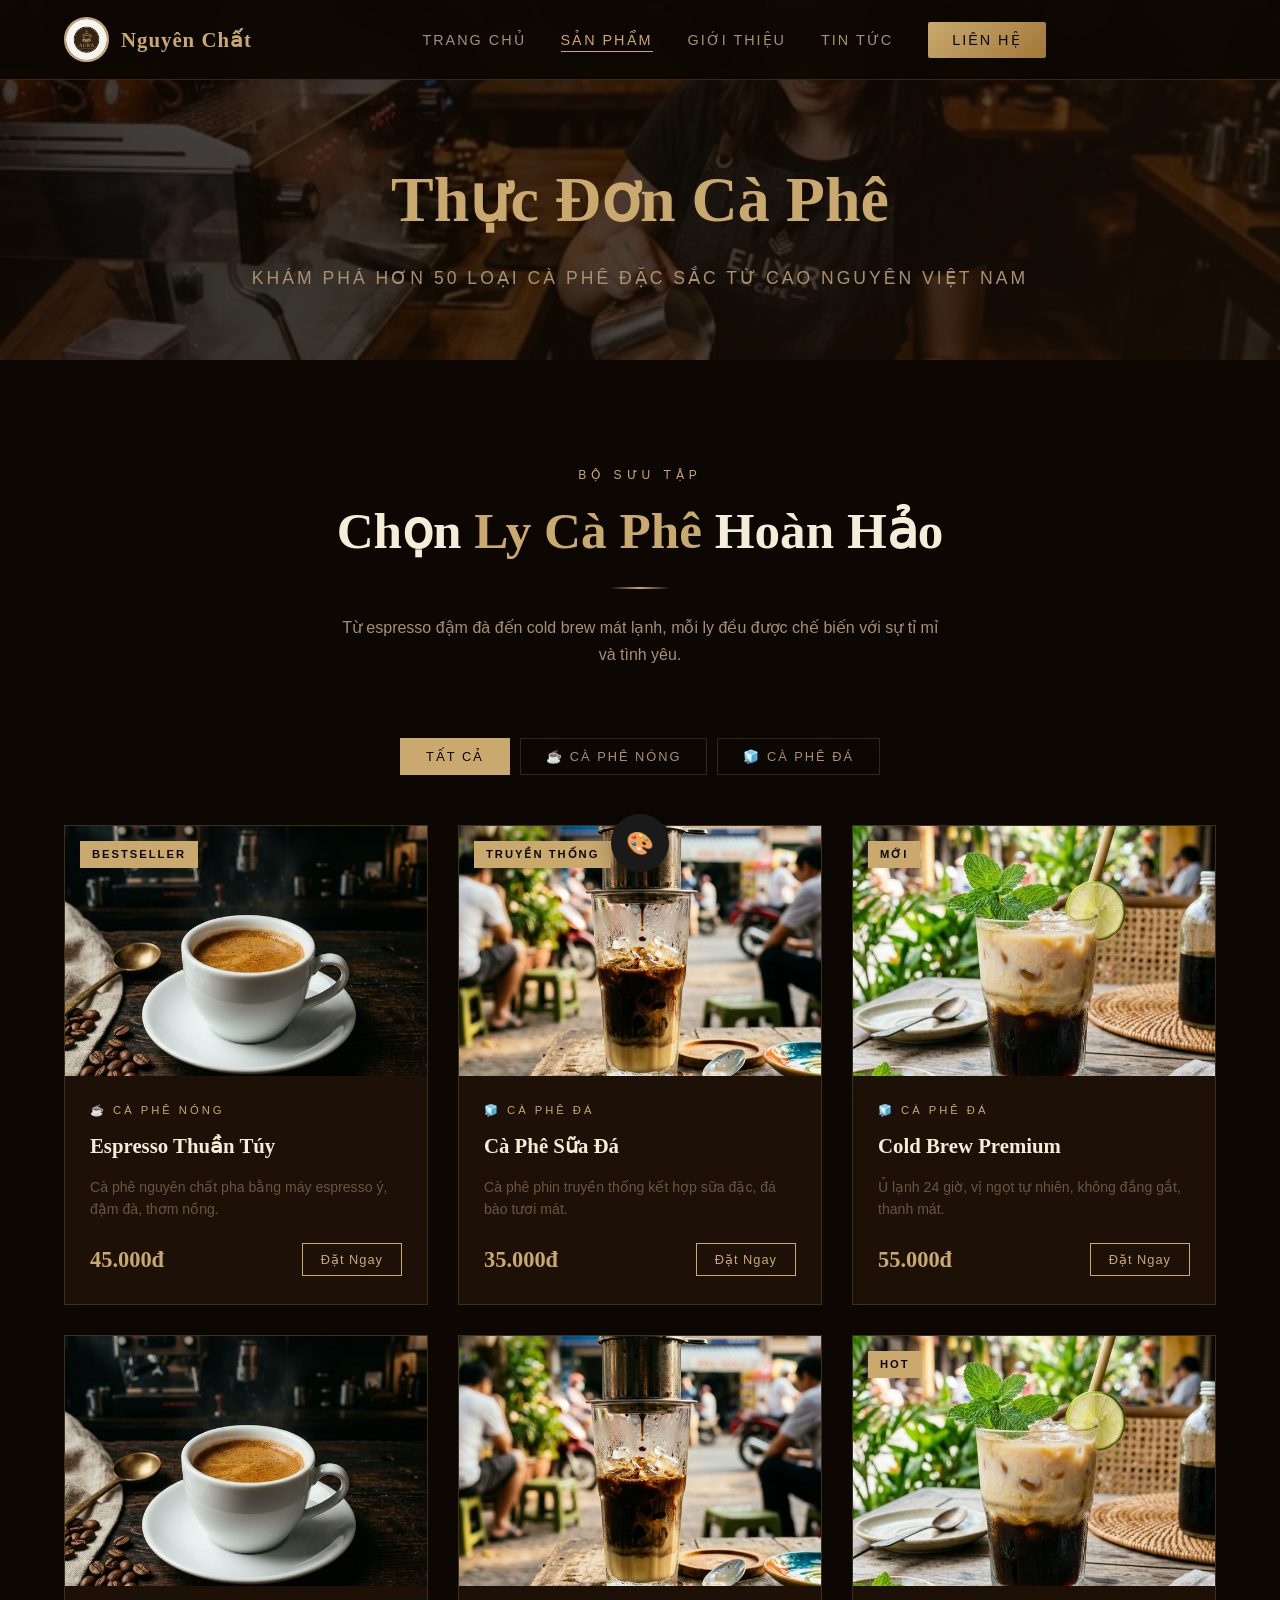
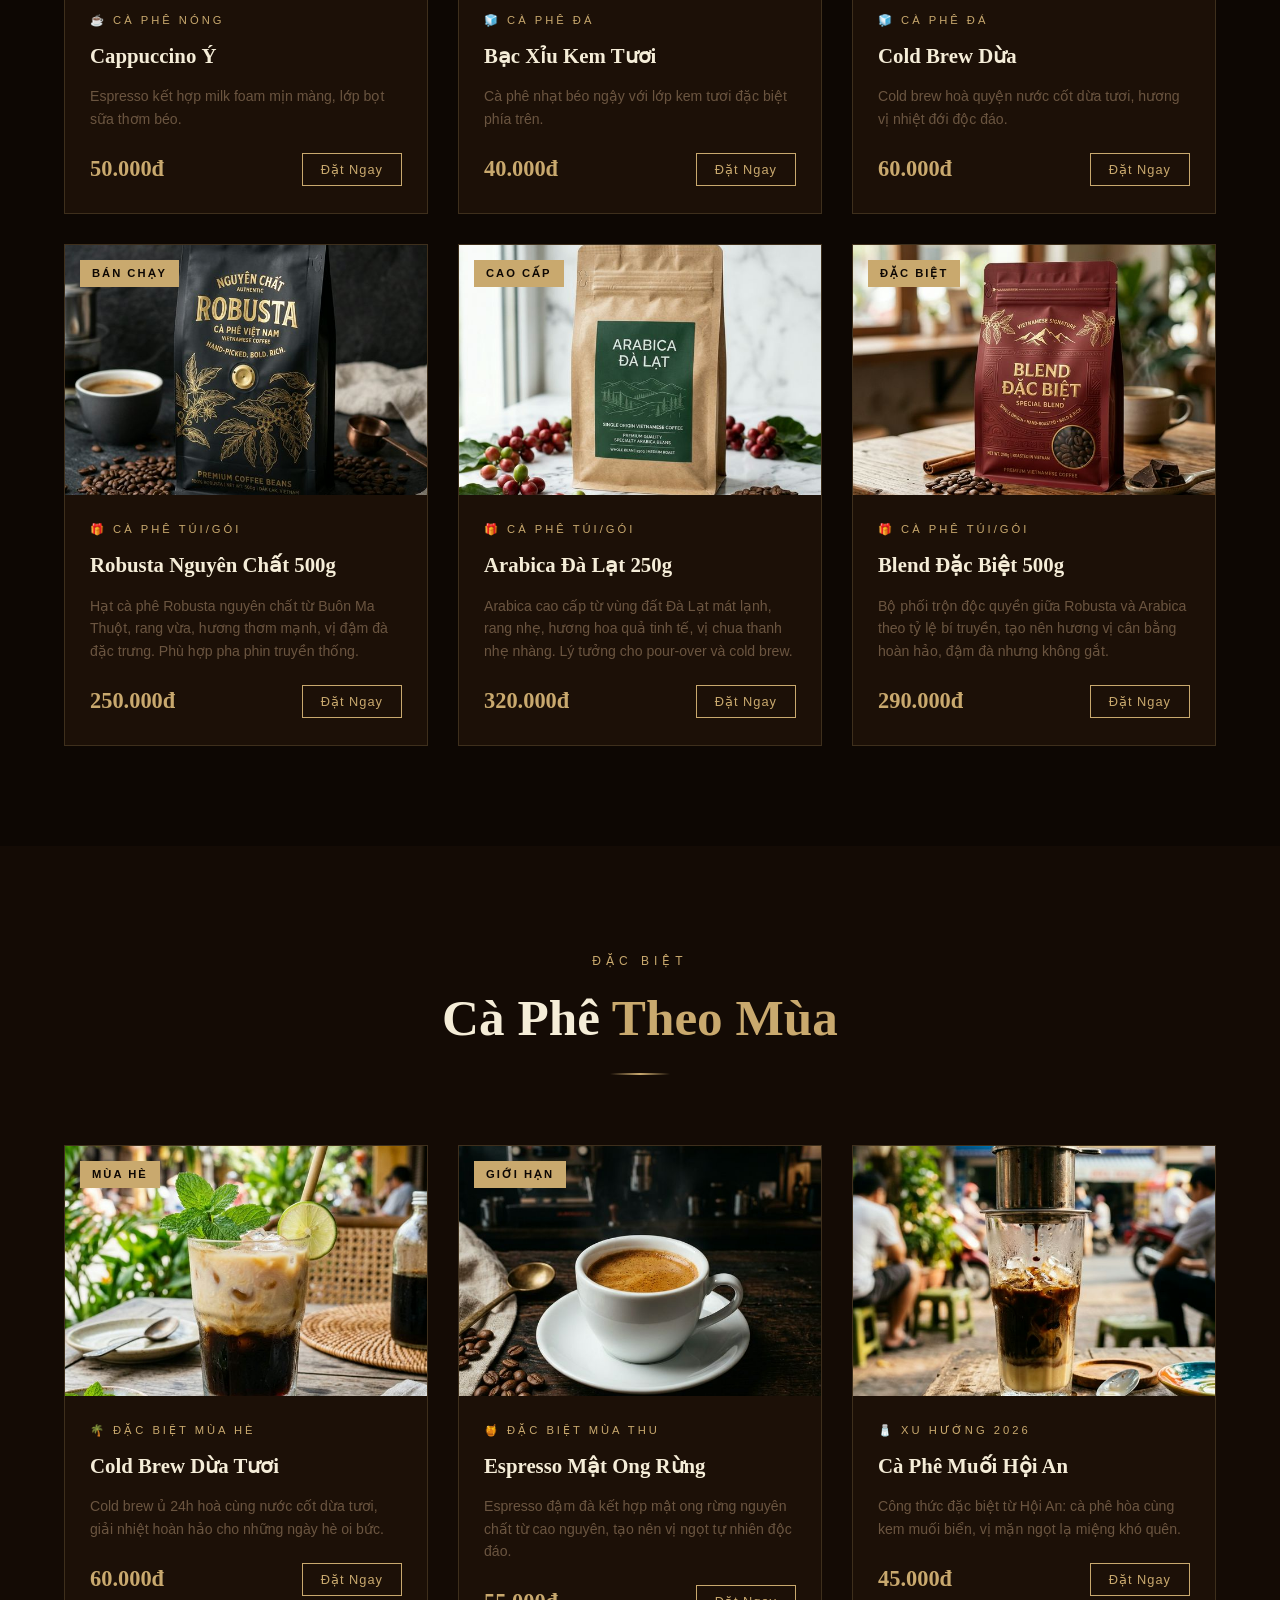
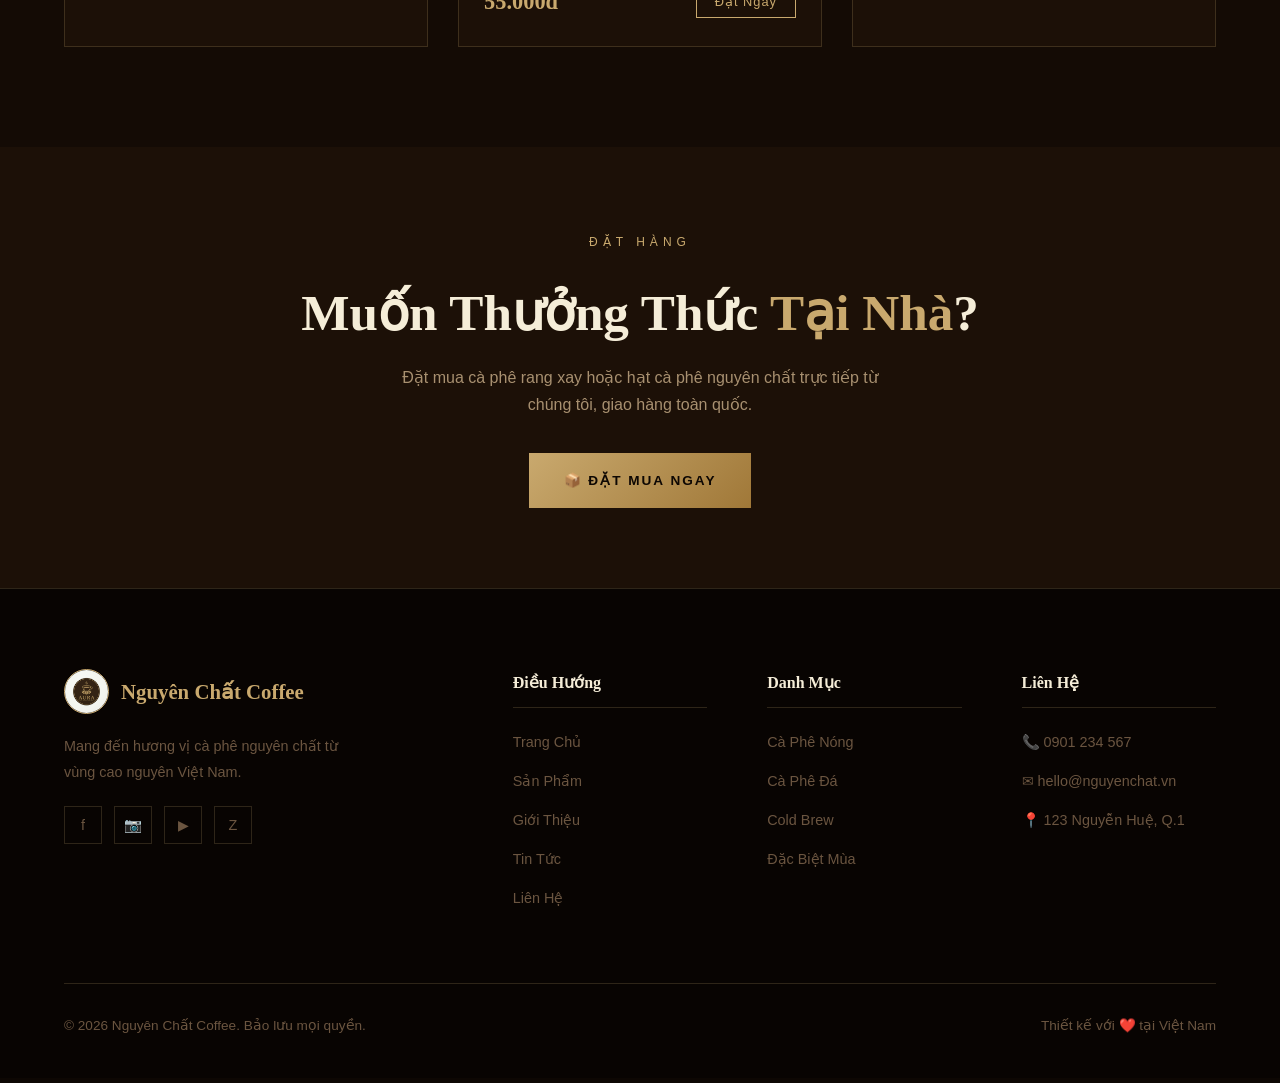
<file: products.html>
<!DOCTYPE html>
<html lang="vi">

<head>
  <meta charset="UTF-8">
  <meta name="viewport" content="width=device-width, initial-scale=1.0">
  <meta name="description"
    content="Thực đơn cà phê Nguyên Chất – Espresso, Cold Brew, Cappuccino, Cà Phê Sữa Đá và nhiều hơn nữa.">
  <title>Sản Phẩm – Nguyên Chất Coffee</title>
  <link id="theme-stylesheet" rel="stylesheet" href="assets/css/style1-dark-luxury.css">
  <link rel="stylesheet" href="assets/css/switcher.css">
</head>

<body>

  <!-- STYLE SWITCHER -->
  <div id="style-switcher">
    <button class="style-toggle-btn" onclick="toggleStyleSwitcher()">🎨</button>
    <div class="style-panel">
      <div class="style-panel-header">
        <div>
          <h3>CHỌN STYLE</h3>
          <p class="style-panel-sub">5 Phong Cách Review</p>
        </div>
        <button class="close-btn" onclick="toggleStyleSwitcher()">✕</button>
      </div>
      <div class="style-panel-body">
        <div class="style-btns"></div>
      </div>
      <div class="style-panel-footer">
        <div class="current-style-badge"><span>Đang xem:</span><span class="current-style-name">Dark Luxury</span></div>
        <p>Style áp dụng cho toàn bộ trang web</p>
      </div>
    </div>
  </div>

  <!-- NAVBAR -->
  <nav class="navbar" id="navbar">
    <a href="index.html" class="nav-logo">
      <img src="assets/images/logo_coffee_1775547269134.png" alt="Logo Nguyên Chất Coffee">
      <span class="nav-logo-text">Nguyên Chất</span>
    </a>
    <ul class="nav-menu">
      <li><a href="index.html">Trang Chủ</a></li>
      <li><a href="products.html" class="active">Sản Phẩm</a></li>
      <li><a href="about.html">Giới Thiệu</a></li>
      <li><a href="news.html">Tin Tức</a></li>
      <li><a href="contact.html" class="nav-cta">Liên Hệ</a></li>
    </ul>
    <button class="hamburger" id="hamburger" aria-label="Menu"><span></span><span></span><span></span></button>
  </nav>

  <!-- PAGE HERO -->
  <div class="page-hero">
    <div class="page-hero-content">
      <h1>Thực Đơn Cà Phê</h1>
      <p>Khám phá hơn 50 loại cà phê đặc sắc từ cao nguyên Việt Nam</p>
    </div>
  </div>

  <!-- PRODUCTS PAGE -->
  <section id="products-page">
    <div class="section-header">
      <div class="section-tag">Bộ Sưu Tập</div>
      <h2 class="section-title">Chọn <span>Ly Cà Phê</span> Hoàn Hảo</h2>
      <div class="divider"></div>
      <p class="section-subtitle">Từ espresso đậm đà đến cold brew mát lạnh, mỗi ly đều được chế biến với sự tỉ mỉ và
        tình yêu.</p>
    </div>

    <!-- Filters -->
    <div style="display: flex; justify-content: center;">
      <div class="products-filter products-filter-wrap" id="products-filter">
        <button class="filter-btn active" data-filter="all" id="filter-all">Tất Cả</button>
        <button class="filter-btn" data-filter="hot" id="filter-hot">☕ Cà Phê Nóng</button>
        <button class="filter-btn" data-filter="iced" id="filter-iced">🧊 Cà Phê Đá</button>
      </div>
    </div>

    <div class="products-grid" id="products-grid"></div>
  </section>

  <!-- EXTRA CATEGORIES -->
  <section style="background: var(--bg-section, var(--bg-off, #f8f8f8));">
    <div class="section-header">
      <div class="section-tag">Đặc Biệt</div>
      <h2 class="section-title">Cà Phê <span>Theo Mùa</span></h2>
      <div class="divider"></div>
    </div>
    <div class="products-grid">
      <div class="product-card animate-fade-up" data-cat="seasonal">
        <div class="product-img-wrap">
          <img src="assets/images/product_cold_brew_1775547125882.png" alt="Cold Brew Dừa" loading="lazy">
          <span class="product-badge">Mùa Hè</span>
        </div>
        <div class="product-body">
          <p class="product-category">🌴 Đặc Biệt Mùa Hè</p>
          <h3 class="product-name">Cold Brew Dừa Tươi</h3>
          <p class="product-desc">Cold brew ủ 24h hoà cùng nước cốt dừa tươi, giải nhiệt hoàn hảo cho những ngày hè oi
            bức.</p>
          <div class="product-footer">
            <span class="product-price">60.000đ</span>
            <button class="product-btn" onclick="addToCart('Cold Brew Dừa Tươi')">Đặt Ngay</button>
          </div>
        </div>
      </div>
      <div class="product-card animate-fade-up delay-1" data-cat="seasonal">
        <div class="product-img-wrap">
          <img src="assets/images/product_espresso_1775547105569.png" alt="Espresso Mật Ong" loading="lazy">
          <span class="product-badge">Giới Hạn</span>
        </div>
        <div class="product-body">
          <p class="product-category">🍯 Đặc Biệt Mùa Thu</p>
          <h3 class="product-name">Espresso Mật Ong Rừng</h3>
          <p class="product-desc">Espresso đậm đà kết hợp mật ong rừng nguyên chất từ cao nguyên, tạo nên vị ngọt tự
            nhiên độc đáo.</p>
          <div class="product-footer">
            <span class="product-price">55.000đ</span>
            <button class="product-btn" onclick="addToCart('Espresso Mật Ong Rừng')">Đặt Ngay</button>
          </div>
        </div>
      </div>
      <div class="product-card animate-fade-up delay-2" data-cat="seasonal">
        <div class="product-img-wrap">
          <img src="assets/images/product_caphe_sua_1775547141213.png" alt="Cà Phê Muối" loading="lazy">
        </div>
        <div class="product-body">
          <p class="product-category">🧂 Xu Hướng 2026</p>
          <h3 class="product-name">Cà Phê Muối Hội An</h3>
          <p class="product-desc">Công thức đặc biệt từ Hội An: cà phê hòa cùng kem muối biển, vị mặn ngọt lạ miệng khó
            quên.</p>
          <div class="product-footer">
            <span class="product-price">45.000đ</span>
            <button class="product-btn" onclick="addToCart('Cà Phê Muối Hội An')">Đặt Ngay</button>
          </div>
        </div>
      </div>
    </div>
  </section>

  <!-- CTA -->
  <section style="text-align:center; padding: 80px 5%; background: var(--bg-card, white);">
    <div class="section-tag">Đặt Hàng</div>
    <h2 class="section-title" style="margin: 15px 0 20px;">Muốn Thưởng Thức <span>Tại Nhà</span>?</h2>
    <p style="color: var(--text-secondary); max-width: 480px; margin: 0 auto 35px;">Đặt mua cà phê rang xay hoặc hạt cà
      phê nguyên chất trực tiếp từ chúng tôi, giao hàng toàn quốc.</p>
    <a href="contact.html" class="btn-primary" id="order-contact-btn">📦 Đặt Mua Ngay</a>
  </section>

  <!-- FOOTER -->
  <footer class="footer">
    <div class="footer-grid">
      <div class="footer-brand">
        <a href="index.html" class="footer-logo">
          <img src="assets/images/logo_coffee_1775547269134.png" alt="Logo">
          <span class="footer-logo-text">Nguyên Chất Coffee</span>
        </a>
        <p>Mang đến hương vị cà phê nguyên chất từ vùng cao nguyên Việt Nam.</p>
        <div class="socials">
          <a href="#" class="social-link">f</a><a href="#" class="social-link">📷</a>
          <a href="#" class="social-link">▶</a><a href="#" class="social-link">Z</a>
        </div>
      </div>
      <div class="footer-col">
        <h4>Điều Hướng</h4>
        <ul>
          <li><a href="index.html">Trang Chủ</a></li>
          <li><a href="products.html">Sản Phẩm</a></li>
          <li><a href="about.html">Giới Thiệu</a></li>
          <li><a href="news.html">Tin Tức</a></li>
          <li><a href="contact.html">Liên Hệ</a></li>
        </ul>
      </div>
      <div class="footer-col">
        <h4>Danh Mục</h4>
        <ul>
          <li><a href="#">Cà Phê Nóng</a></li>
          <li><a href="#">Cà Phê Đá</a></li>
          <li><a href="#">Cold Brew</a></li>
          <li><a href="#">Đặc Biệt Mùa</a></li>
        </ul>
      </div>
      <div class="footer-col">
        <h4>Liên Hệ</h4>
        <ul>
          <li><a href="tel:0901234567">📞 0901 234 567</a></li>
          <li><a href="mailto:hello@nguyenchat.vn">✉ hello@nguyenchat.vn</a></li>
          <li><a href="#">📍 123 Nguyễn Huệ, Q.1</a></li>
        </ul>
      </div>
    </div>
    <div class="footer-bottom">
      <p>© 2026 Nguyên Chất Coffee. Bảo lưu mọi quyền.</p>
      <p>Thiết kế với ❤️ tại Việt Nam</p>
    </div>
  </footer>

  <script src="assets/js/data.js"></script>
  <script src="assets/js/main.js"></script>
  <script>
    (function () {
      const id = parseInt(localStorage.getItem('cafeStyle') || '1');
      document.getElementById('theme-stylesheet').href = 'assets/css/style' + id + '-' +
        ['', 'dark-luxury', 'fresh-garden', 'pure-minimal', 'vibrant-modern', 'ocean-depth'][id] + '.css';
    })();
  </script>
</body>

</html>
</file>
<file: assets/css/style1-dark-luxury.css>
/* ===== STYLE 1: DARK LUXURY ===== */
@import url('https://fonts.googleapis.com/css2?family=Playfair+Display:wght@400;600;700;900&family=Lato:wght@300;400;700&display=swap');

:root {
  --primary: #C9A96E;
  --primary-dark: #A07838;
  --primary-light: #E8D5A3;
  --bg-dark: #0D0703;
  --bg-card: #1C1007;
  --bg-section: #140B05;
  --text-primary: #F5EDD8;
  --text-secondary: #A89070;
  --text-muted: #6B5540;
  --border: rgba(201, 169, 110, 0.2);
  --nav-height: 80px;
  --transition: all 0.4s cubic-bezier(0.25, 0.46, 0.45, 0.94);
  --shadow-gold: 0 4px 30px rgba(201, 169, 110, 0.2);
}

* { margin: 0; padding: 0; box-sizing: border-box; }
html { scroll-behavior: smooth; }

body {
  font-family: 'Lato', sans-serif;
  background: var(--bg-dark);
  color: var(--text-primary);
  line-height: 1.7;
  overflow-x: hidden;
}

/* ====== NAVBAR ====== */
.navbar {
  position: fixed; top: 0; left: 0; right: 0; z-index: 1000;
  height: var(--nav-height);
  display: flex; align-items: center;
  padding: 0 5%;
  background: rgba(13, 7, 3, 0.92);
  backdrop-filter: blur(20px);
  border-bottom: 1px solid var(--border);
  transition: var(--transition);
}
.navbar.scrolled { background: rgba(13, 7, 3, 0.98); box-shadow: var(--shadow-gold); }
.nav-logo { display: flex; align-items: center; gap: 12px; text-decoration: none; }
.nav-logo img { width: 45px; height: 45px; border-radius: 50%; object-fit: cover; border: 2px solid var(--primary); }
.nav-logo-text { font-family: 'Playfair Display', serif; font-size: 1.3rem; font-weight: 700; color: var(--primary); letter-spacing: 1px; }
.nav-menu { display: flex; list-style: none; gap: 35px; margin: 0 auto; }
.nav-menu a { text-decoration: none; color: var(--text-secondary); font-size: 0.9rem; letter-spacing: 2px; text-transform: uppercase; font-weight: 400; transition: var(--transition); position: relative; }
.nav-menu a::after { content: ''; position: absolute; bottom: -4px; left: 0; width: 0; height: 1px; background: var(--primary); transition: var(--transition); }
.nav-menu a:hover, .nav-menu a.active { color: var(--primary); }
.nav-menu a:hover::after, .nav-menu a.active::after { width: 100%; }
.nav-cta { background: linear-gradient(135deg, var(--primary), var(--primary-dark)); color: #0D0703 !important; padding: 10px 24px; border-radius: 2px; font-weight: 700; letter-spacing: 2px; }
.nav-cta::after { display: none; }
.nav-cta:hover { background: linear-gradient(135deg, var(--primary-light), var(--primary)) !important; transform: translateY(-1px); box-shadow: var(--shadow-gold); }
.hamburger { display: none; flex-direction: column; gap: 5px; cursor: pointer; background: none; border: none; padding: 5px; }
.hamburger span { width: 25px; height: 2px; background: var(--primary); transition: var(--transition); display: block; }

/* ====== PAGE HERO ====== */
.page-hero {
  min-height: 40vh; display: flex; align-items: center; justify-content: center;
  position: relative; overflow: hidden; padding-top: var(--nav-height);
  background: linear-gradient(135deg, var(--bg-dark) 0%, #1C1007 100%);
}
.page-hero::before { content: ''; position: absolute; inset: 0; background: url('../images/banner_hero_1775547083656.png') center/cover; opacity: 0.25; }
.page-hero-content { position: relative; text-align: center; }
.page-hero h1 { font-family: 'Playfair Display', serif; font-size: clamp(2rem, 5vw, 4rem); color: var(--primary); font-weight: 700; }
.page-hero p { color: var(--text-secondary); margin-top: 10px; font-size: 1.1rem; letter-spacing: 3px; text-transform: uppercase; }

/* ====== SECTION BASE ====== */
section { padding: 100px 5%; }
.section-header { text-align: center; margin-bottom: 70px; }
.section-tag { display: inline-block; color: var(--primary); font-size: 0.75rem; letter-spacing: 5px; text-transform: uppercase; margin-bottom: 15px; }
.section-title { font-family: 'Playfair Display', serif; font-size: clamp(2rem, 4vw, 3.5rem); font-weight: 700; color: var(--text-primary); line-height: 1.2; }
.section-title span { color: var(--primary); }
.divider { width: 60px; height: 2px; background: linear-gradient(to right, transparent, var(--primary), transparent); margin: 25px auto; }
.section-subtitle { color: var(--text-secondary); max-width: 600px; margin: 0 auto; font-size: 1rem; }

/* ====== HERO SECTION ====== */
.hero {
  min-height: 100vh; position: relative; display: flex; align-items: center;
  overflow: hidden; padding-top: var(--nav-height);
}
.hero-bg { position: absolute; inset: 0; background: url('../images/banner_hero_1775547083656.png') center/cover no-repeat; }
.hero-overlay { position: absolute; inset: 0; background: linear-gradient(135deg, rgba(13,7,3,0.92) 0%, rgba(28,16,7,0.7) 50%, rgba(13,7,3,0.5) 100%); }
.hero-content { position: relative; z-index: 2; max-width: 700px; animation: fadeInUp 1.2s ease; }
.hero-tag { display: inline-flex; align-items: center; gap: 10px; color: var(--primary); font-size: 0.8rem; letter-spacing: 5px; text-transform: uppercase; margin-bottom: 30px; }
.hero-tag::before, .hero-tag::after { content: ''; width: 30px; height: 1px; background: var(--primary); }
.hero-title { font-family: 'Playfair Display', serif; font-size: clamp(2.5rem, 6vw, 5rem); font-weight: 900; line-height: 1.1; color: var(--text-primary); margin-bottom: 25px; }
.hero-title .accent { color: var(--primary); display: block; }
.hero-desc { color: var(--text-secondary); font-size: 1.1rem; line-height: 1.8; margin-bottom: 45px; max-width: 550px; }
.hero-btns { display: flex; gap: 20px; flex-wrap: wrap; }
.btn-primary { display: inline-flex; align-items: center; gap: 10px; background: linear-gradient(135deg, var(--primary), var(--primary-dark)); color: #0D0703; padding: 16px 35px; font-weight: 700; letter-spacing: 2px; text-transform: uppercase; font-size: 0.85rem; text-decoration: none; transition: var(--transition); border: none; cursor: pointer; }
.btn-primary:hover { transform: translateY(-3px); box-shadow: 0 15px 40px rgba(201,169,110,0.35); }
.btn-outline { display: inline-flex; align-items: center; gap: 10px; background: transparent; color: var(--primary); padding: 15px 35px; border: 1px solid var(--primary); font-weight: 400; letter-spacing: 2px; text-transform: uppercase; font-size: 0.85rem; text-decoration: none; transition: var(--transition); }
.btn-outline:hover { background: var(--primary); color: #0D0703; }
.hero-stats { position: relative; z-index: 2; display: flex; gap: 50px; margin-top: 70px; }
.stat-item .number { font-family: 'Playfair Display', serif; font-size: 2.5rem; color: var(--primary); font-weight: 700; }
.stat-item .label { font-size: 0.8rem; color: var(--text-muted); letter-spacing: 2px; text-transform: uppercase; }

/* ====== ABOUT SECTION ====== */
.about-grid { display: grid; grid-template-columns: 1fr 1fr; gap: 80px; align-items: center; }
.about-img-wrap { position: relative; }
.about-img-main { width: 100%; height: 550px; object-fit: cover; border: 1px solid var(--border); }
.about-img-badge { position: absolute; bottom: -30px; right: -30px; background: var(--bg-card); border: 1px solid var(--primary); padding: 25px 30px; text-align: center; }
.about-img-badge .year { font-family: 'Playfair Display', serif; font-size: 3rem; color: var(--primary); font-weight: 700; line-height: 1; }
.about-img-badge .yr-label { font-size: 0.75rem; color: var(--text-muted); letter-spacing: 3px; text-transform: uppercase; }
.about-content { padding-left: 20px; }
.about-values { display: grid; grid-template-columns: 1fr 1fr; gap: 20px; margin-top: 40px; }
.value-card { background: var(--bg-card); border: 1px solid var(--border); padding: 25px 20px; transition: var(--transition); }
.value-card:hover { border-color: var(--primary); transform: translateY(-3px); }
.value-icon { font-size: 1.8rem; margin-bottom: 10px; }
.value-card h4 { color: var(--primary); font-family: 'Playfair Display', serif; font-size: 1rem; margin-bottom: 8px; }
.value-card p { color: var(--text-muted); font-size: 0.85rem; }

/* ====== PRODUCTS GRID ====== */
.products-filter { display: flex; gap: 10px; justify-content: center; flex-wrap: wrap; margin-bottom: 50px; }
.filter-btn { background: transparent; border: 1px solid var(--border); color: var(--text-secondary); padding: 10px 25px; cursor: pointer; letter-spacing: 2px; text-transform: uppercase; font-size: 0.8rem; transition: var(--transition); font-family: 'Lato', sans-serif; }
.filter-btn.active, .filter-btn:hover { background: var(--primary); border-color: var(--primary); color: #0D0703; }
.products-grid { display: grid; grid-template-columns: repeat(auto-fill, minmax(320px, 1fr)); gap: 30px; }
.product-card { background: var(--bg-card); border: 1px solid var(--border); overflow: hidden; transition: var(--transition); position: relative; }
.product-card:hover { border-color: var(--primary); transform: translateY(-8px); box-shadow: var(--shadow-gold); }
.product-img-wrap { position: relative; overflow: hidden; height: 250px; }
.product-img-wrap img { width: 100%; height: 100%; object-fit: cover; transition: var(--transition); }
.product-card:hover .product-img-wrap img { transform: scale(1.08); }
.product-badge { position: absolute; top: 15px; left: 15px; background: var(--primary); color: #0D0703; padding: 4px 12px; font-size: 0.7rem; font-weight: 700; letter-spacing: 2px; text-transform: uppercase; }
.product-body { padding: 25px; }
.product-category { font-size: 0.7rem; color: var(--primary); letter-spacing: 3px; text-transform: uppercase; margin-bottom: 8px; }
.product-name { font-family: 'Playfair Display', serif; font-size: 1.3rem; color: var(--text-primary); margin-bottom: 12px; }
.product-desc { color: var(--text-muted); font-size: 0.88rem; line-height: 1.6; margin-bottom: 20px; }
.product-footer { display: flex; justify-content: space-between; align-items: center; }
.product-price { font-family: 'Playfair Display', serif; font-size: 1.4rem; color: var(--primary); font-weight: 700; }
.product-btn { background: transparent; border: 1px solid var(--primary); color: var(--primary); padding: 8px 18px; cursor: pointer; font-size: 0.8rem; letter-spacing: 1px; transition: var(--transition); }
.product-btn:hover { background: var(--primary); color: #0D0703; }

/* ====== PROCESS STEPS ====== */
.process-grid { display: grid; grid-template-columns: repeat(4, 1fr); gap: 30px; }
.process-card { text-align: center; padding: 40px 25px; background: var(--bg-card); border: 1px solid var(--border); position: relative; transition: var(--transition); }
.process-card::before { content: ''; position: absolute; top: 0; left: 0; right: 0; height: 3px; background: linear-gradient(to right, var(--primary-dark), var(--primary)); transform: scaleX(0); transition: var(--transition); }
.process-card:hover { border-color: var(--primary); transform: translateY(-5px); }
.process-card:hover::before { transform: scaleX(1); }
.process-num { font-family: 'Playfair Display', serif; font-size: 5rem; color: rgba(201,169,110,0.08); line-height: 1; position: absolute; top: 10px; right: 20px; font-weight: 900; }
.process-icon { font-size: 2.5rem; margin-bottom: 20px; }
.process-card h3 { font-family: 'Playfair Display', serif; color: var(--primary); font-size: 1.2rem; margin-bottom: 15px; }
.process-card p { color: var(--text-muted); font-size: 0.88rem; }

/* ====== NEWS ====== */
.news-grid { display: grid; grid-template-columns: repeat(auto-fill, minmax(340px, 1fr)); gap: 30px; }
.news-card { background: var(--bg-card); border: 1px solid var(--border); overflow: hidden; transition: var(--transition); }
.news-card:hover { border-color: var(--primary); transform: translateY(-5px); }
.news-img { height: 220px; overflow: hidden; }
.news-img img { width: 100%; height: 100%; object-fit: cover; transition: var(--transition); }
.news-card:hover .news-img img { transform: scale(1.05); }
.news-body { padding: 25px; }
.news-meta { display: flex; gap: 15px; align-items: center; margin-bottom: 12px; }
.news-cat { background: var(--primary); color: #0D0703; padding: 3px 10px; font-size: 0.7rem; font-weight: 700; letter-spacing: 1px; }
.news-date { color: var(--text-muted); font-size: 0.8rem; }
.news-title { font-family: 'Playfair Display', serif; font-size: 1.15rem; color: var(--text-primary); margin-bottom: 12px; line-height: 1.4; }
.news-excerpt { color: var(--text-muted); font-size: 0.85rem; line-height: 1.6; margin-bottom: 20px; }
.news-link { color: var(--primary); font-size: 0.85rem; letter-spacing: 2px; text-transform: uppercase; text-decoration: none; display: inline-flex; align-items: center; gap: 8px; transition: var(--transition); }
.news-link:hover { gap: 15px; }

/* ====== CONTACT ====== */
.contact-grid { display: grid; grid-template-columns: 1fr 1fr; gap: 80px; }
.contact-info { }
.contact-info-item { display: flex; gap: 20px; margin-bottom: 35px; align-items: flex-start; }
.contact-icon { width: 50px; height: 50px; background: var(--bg-card); border: 1px solid var(--primary); display: flex; align-items: center; justify-content: center; font-size: 1.2rem; flex-shrink: 0; }
.contact-text label { display: block; color: var(--primary); font-size: 0.75rem; letter-spacing: 3px; text-transform: uppercase; margin-bottom: 5px; }
.contact-text p { color: var(--text-secondary); font-size: 0.95rem; }
.contact-form { background: var(--bg-card); border: 1px solid var(--border); padding: 50px 40px; }
.form-group { margin-bottom: 25px; }
.form-group label { display: block; color: var(--text-secondary); font-size: 0.8rem; letter-spacing: 2px; text-transform: uppercase; margin-bottom: 10px; }
.form-group input, .form-group textarea, .form-group select { width: 100%; background: transparent; border: 1px solid var(--border); color: var(--text-primary); padding: 14px 18px; font-size: 0.95rem; font-family: 'Lato', sans-serif; transition: var(--transition); outline: none; }
.form-group input:focus, .form-group textarea:focus, .form-group select:focus { border-color: var(--primary); box-shadow: 0 0 0 3px rgba(201,169,110,0.1); }
.form-group textarea { height: 130px; resize: vertical; }
.form-group select { cursor: pointer; }
.form-group select option { background: var(--bg-card); }
.form-row { display: grid; grid-template-columns: 1fr 1fr; gap: 20px; }

/* ====== FOOTER ====== */
.footer { background: #080402; padding: 80px 5% 40px; border-top: 1px solid var(--border); }
.footer-grid { display: grid; grid-template-columns: 2fr 1fr 1fr 1fr; gap: 60px; margin-bottom: 60px; }
.footer-brand p { color: var(--text-muted); font-size: 0.9rem; line-height: 1.8; margin-top: 20px; max-width: 280px; }
.footer-logo { display: flex; align-items: center; gap: 12px; margin-bottom: 5px; text-decoration: none; }
.footer-logo img { width: 45px; height: 45px; border-radius: 50%; object-fit: cover; border: 1px solid var(--primary); }
.footer-logo-text { font-family: 'Playfair Display', serif; font-size: 1.3rem; color: var(--primary); font-weight: 700; }
.footer-col h4 { font-family: 'Playfair Display', serif; color: var(--text-primary); font-size: 1rem; margin-bottom: 20px; padding-bottom: 10px; border-bottom: 1px solid var(--border); }
.footer-col ul { list-style: none; }
.footer-col ul li { margin-bottom: 12px; }
.footer-col ul li a { color: var(--text-muted); text-decoration: none; font-size: 0.9rem; transition: var(--transition); }
.footer-col ul li a:hover { color: var(--primary); padding-left: 5px; }
.socials { display: flex; gap: 12px; margin-top: 20px; }
.social-link { width: 38px; height: 38px; border: 1px solid var(--border); display: flex; align-items: center; justify-content: center; color: var(--text-muted); text-decoration: none; font-size: 0.9rem; transition: var(--transition); }
.social-link:hover { border-color: var(--primary); color: var(--primary); background: rgba(201,169,110,0.1); }
.footer-bottom { border-top: 1px solid var(--border); padding-top: 30px; display: flex; justify-content: space-between; align-items: center; flex-wrap: wrap; gap: 15px; }
.footer-bottom p { color: var(--text-muted); font-size: 0.85rem; }

/* ====== GALLERY ====== */
.gallery-grid { display: grid; grid-template-columns: repeat(3, 1fr); grid-template-rows: auto; gap: 15px; }
.gallery-item { overflow: hidden; position: relative; cursor: pointer; }
.gallery-item img { width: 100%; height: 250px; object-fit: cover; transition: var(--transition); display: block; }
.gallery-item:first-child { grid-column: span 2; }
.gallery-item:first-child img { height: 400px; }
.gallery-item:hover img { transform: scale(1.05); }
.gallery-overlay { position: absolute; inset: 0; background: rgba(201,169,110,0.2); opacity: 0; transition: var(--transition); display: flex; align-items: center; justify-content: center; }
.gallery-item:hover .gallery-overlay { opacity: 1; }
.gallery-overlay span { color: white; font-size: 2rem; }

/* ====== TESTIMONIALS ====== */
.testimonials-slider { display: grid; grid-template-columns: repeat(3, 1fr); gap: 30px; }
.testimonial-card { background: var(--bg-card); border: 1px solid var(--border); padding: 35px 30px; position: relative; transition: var(--transition); }
.testimonial-card::before { content: '"'; font-family: 'Playfair Display', serif; font-size: 6rem; color: var(--primary); opacity: 0.15; position: absolute; top: -10px; left: 20px; line-height: 1; }
.testimonial-card:hover { border-color: var(--primary); }
.testimonial-text { color: var(--text-secondary); font-size: 0.95rem; line-height: 1.8; margin-bottom: 25px; }
.testimonial-author { display: flex; align-items: center; gap: 15px; }
.author-avatar { width: 45px; height: 45px; border-radius: 50%; background: linear-gradient(135deg, var(--primary-dark), var(--primary)); display: flex; align-items: center; justify-content: center; font-size: 1.2rem; }
.author-name { font-weight: 700; color: var(--text-primary); font-size: 0.95rem; }
.author-role { color: var(--text-muted); font-size: 0.8rem; }
.stars { color: var(--primary); font-size: 0.9rem; margin-bottom: 15px; letter-spacing: 3px; }

/* ====== ANIMATIONS ====== */
@keyframes fadeInUp { from { opacity: 0; transform: translateY(40px); } to { opacity: 1; transform: translateY(0); } }
@keyframes fadeIn { from { opacity: 0; } to { opacity: 1; } }
.animate-fade-up { animation: fadeInUp 0.8s ease forwards; opacity: 0; }
.animate-fade-up.delay-1 { animation-delay: 0.2s; }
.animate-fade-up.delay-2 { animation-delay: 0.4s; }
.animate-fade-up.delay-3 { animation-delay: 0.6s; }

/* ====== PROCESS JOURNEY STRIP ====== */
.process-journey-strip { display: flex; align-items: center; justify-content: center; gap: 20px; margin: 0 auto 60px; flex-wrap: wrap; padding: 20px 5%; background: var(--bg-card); border: 1px solid var(--border); max-width: 700px; border-radius: 4px; }
.journey-point { display: flex; align-items: center; gap: 10px; font-size: 0.85rem; color: var(--text-secondary); letter-spacing: 1px; }
.journey-dot { width: 14px; height: 14px; border-radius: 50%; flex-shrink: 0; }
.journey-dot.outdoor { background: #5a9e52; box-shadow: 0 0 8px rgba(90,158,82,0.5); }
.journey-dot.transition { background: #b87f3a; box-shadow: 0 0 8px rgba(184,127,58,0.5); }
.journey-dot.indoor { background: var(--primary); box-shadow: 0 0 8px rgba(201,169,110,0.5); }
.journey-arrow { color: var(--primary); font-size: 1.1rem; opacity: 0.6; letter-spacing: -4px; }

/* ====== PROCESS TIMELINE GRID ====== */
.process-timeline-grid { display: grid; grid-template-columns: repeat(3, 1fr); gap: 25px; margin-bottom: 70px; }
.process-timeline-card { background: var(--bg-card); border: 1px solid var(--border); overflow: hidden; transition: var(--transition); position: relative; }
.process-timeline-card:hover { border-color: var(--primary); transform: translateY(-6px); box-shadow: var(--shadow-gold); }
.process-timeline-img { position: relative; height: 210px; overflow: hidden; }
.process-timeline-img img { width: 100%; height: 100%; object-fit: cover; transition: var(--transition); }
.process-timeline-card:hover .process-timeline-img img { transform: scale(1.07); }
.process-step-badge { position: absolute; top: 15px; left: 15px; background: var(--primary); color: #0D0703; width: 44px; height: 44px; border-radius: 50%; display: flex; align-items: center; justify-content: center; font-family: 'Playfair Display', serif; font-weight: 900; font-size: 1rem; z-index: 2; box-shadow: 0 4px 15px rgba(0,0,0,0.3); }
.process-location-tag { position: absolute; bottom: 0; left: 0; right: 0; background: linear-gradient(to top, rgba(0,0,0,0.85), transparent); color: rgba(255,255,255,0.85); padding: 20px 15px 10px; font-size: 0.72rem; letter-spacing: 1px; }
.process-timeline-body { padding: 22px 25px; }
.process-icon-wrap { font-size: 1.8rem; margin-bottom: 10px; }
.process-timeline-title { font-family: 'Playfair Display', serif; color: var(--primary); font-size: 1.1rem; margin-bottom: 10px; font-weight: 700; }
.process-timeline-desc { color: var(--text-muted); font-size: 0.85rem; line-height: 1.7; }

/* ====== FACTORY SHOWCASE ====== */
.factory-showcase { margin-top: 20px; padding-top: 60px; border-top: 1px solid var(--border); }
.factory-showcase-header { text-align: center; margin-bottom: 40px; }
.factory-showcase-header h3 { font-family: 'Playfair Display', serif; color: var(--text-primary); font-size: 1.8rem; margin: 10px 0 12px; }
.factory-showcase-header p { color: var(--text-secondary); font-size: 0.95rem; max-width: 500px; margin: 0 auto; }
.factory-img-strip { display: grid; grid-template-columns: repeat(3, 1fr); gap: 20px; }
.factory-img-item { position: relative; overflow: hidden; border-radius: 4px; cursor: pointer; border: 1px solid var(--border); }
.factory-img-item img { width: 100%; height: 230px; object-fit: cover; transition: var(--transition); display: block; }
.factory-img-item:hover img { transform: scale(1.06); }
.factory-img-caption { position: absolute; bottom: 0; left: 0; right: 0; background: linear-gradient(to top, rgba(13,7,3,0.9), transparent); color: var(--primary); padding: 30px 15px 12px; font-size: 0.8rem; font-weight: 700; letter-spacing: 1px; }

/* ====== RESPONSIVE ====== */
@media (max-width: 1024px) {
  .about-grid, .contact-grid { grid-template-columns: 1fr; gap: 50px; }
  .about-content { padding-left: 0; }
  .process-grid { grid-template-columns: repeat(2, 1fr); }
  .process-timeline-grid { grid-template-columns: repeat(2, 1fr); }
  .factory-img-strip { grid-template-columns: repeat(2, 1fr); }
  .footer-grid { grid-template-columns: 1fr 1fr; gap: 40px; }
  .gallery-grid { grid-template-columns: 1fr 1fr; }
  .gallery-item:first-child { grid-column: span 1; }
  .gallery-item:first-child img { height: 250px; }
  .testimonials-slider { grid-template-columns: 1fr 1fr; }
}
@media (max-width: 768px) {
  section { padding: 70px 5%; }
  .nav-menu { display: none; flex-direction: column; position: absolute; top: 100%; left: 0; right: 0; background: rgba(13,7,3,0.98); padding: 30px 5%; gap: 20px; border-bottom: 1px solid var(--border); }
  .nav-menu.active { display: flex; }
  .hamburger { display: flex; }
  .hero-stats { gap: 25px; }
  .process-grid, .products-grid, .testimonials-slider { grid-template-columns: 1fr; }
  .process-timeline-grid { grid-template-columns: 1fr; }
  .factory-img-strip { grid-template-columns: 1fr; }
  .process-journey-strip { gap: 12px; }
  .journey-arrow { display: none; }
  .footer-grid { grid-template-columns: 1fr; gap: 30px; }
  .gallery-grid { grid-template-columns: 1fr; }
  .about-img-badge { right: 0; bottom: 0; }
  .form-row { grid-template-columns: 1fr; }
}
</file>
<file: assets/css/switcher.css>
/* ===== STYLE SWITCHER PANEL ===== */
#style-switcher {
  position: fixed;
  bottom: 28px;
  left: 50%;
  transform: translateX(-50%);
  z-index: 9999;
  display: flex;
  flex-direction: column;
  align-items: center;
  gap: 12px;
}

.style-toggle-btn {
  width: 58px;
  height: 58px;
  border-radius: 50%;
  background: #1a1a1a;
  color: white;
  border: none;
  cursor: pointer;
  font-size: 1.4rem;
  display: flex;
  align-items: center;
  justify-content: center;
  box-shadow: 0 6px 24px rgba(0,0,0,0.28);
  transition: all 0.3s cubic-bezier(0.34,1.56,0.64,1);
  position: relative;
  writing-mode: initial;
  text-orientation: initial;
  letter-spacing: 0;
  padding: 0;
  order: 2;
}

.style-toggle-btn:hover {
  background: #333;
  transform: scale(1.1) rotate(15deg);
  box-shadow: 0 10px 35px rgba(0,0,0,0.35);
}

.style-panel {
  background: white;
  border: 1px solid #eee;
  width: 280px;
  box-shadow: 0 12px 50px rgba(0,0,0,0.18);
  transform: translateY(20px) scale(0.95);
  opacity: 0;
  pointer-events: none;
  transition: all 0.35s cubic-bezier(0.4,0,0.2,1);
  display: flex;
  flex-direction: column;
  overflow: hidden;
  border-radius: 16px;
  transform-origin: bottom center;
  order: 1;
}

.style-panel.open {
  transform: translateY(0) scale(1);
  opacity: 1;
  pointer-events: all;
}

.style-panel-header {
  background: #1a1a1a;
  color: white;
  padding: 18px 22px;
  display: flex;
  justify-content: space-between;
  align-items: center;
}

.style-panel-header h3 { font-size: 0.9rem; font-weight: 700; letter-spacing: 1px; }
.style-panel-header .close-btn { background: none; border: none; color: white; font-size: 1.2rem; cursor: pointer; padding: 2px 6px; }
.style-panel-sub { color: rgba(255,255,255,0.6); font-size: 0.72rem; margin-top: 3px; }
.style-panel-body { flex: 1; padding: 15px; }
.style-btns { display: flex; flex-direction: column; gap: 8px; }

.style-btn {
  display: flex;
  align-items: center;
  gap: 12px;
  padding: 12px 14px;
  border: 2px solid #eee;
  border-radius: 10px;
  background: white;
  cursor: pointer;
  transition: all 0.25s;
  text-align: left;
  font-family: inherit;
}

.style-btn:hover { border-color: #aaa; background: #f9f9f9; transform: translateX(-3px); }
.style-btn.active { border-color: #333; background: #f0f0f0; }

.style-dot {
  width: 28px;
  height: 28px;
  border-radius: 50%;
  flex-shrink: 0;
  background: linear-gradient(135deg, #C9A96E, #1A0F0A);
}

.style-btn[data-style="1"] .style-dot { background: linear-gradient(135deg, #C9A96E, #1A0F0A); }
.style-btn[data-style="2"] .style-dot { background: linear-gradient(135deg, #4CAF50, #1B5E20); }
.style-btn[data-style="3"] .style-dot { background: linear-gradient(135deg, #333333, #FFFFFF); border: 1px solid #ddd; }
.style-btn[data-style="4"] .style-dot { background: linear-gradient(135deg, #E85D04, #D62839); }
.style-btn[data-style="5"] .style-dot { background: linear-gradient(135deg, #1565C0, #00BCD4); }

.style-label { display: flex; flex-direction: column; }
.style-label strong { font-size: 0.85rem; color: #1a1a1a; }
.style-label small { font-size: 0.72rem; color: #888; margin-top: 2px; }

.style-panel-footer { padding: 12px 15px; border-top: 1px solid #eee; background: #fafafa; }
.style-panel-footer p { font-size: 0.75rem; color: #aaa; text-align: center; }
.current-style-badge { display: flex; align-items: center; gap: 8px; justify-content: center; margin-bottom: 6px; }
.current-style-name { font-size: 0.82rem; font-weight: 700; color: #333; }

@media (max-width: 768px) {
  #style-switcher { bottom: 18px; left: 50%; transform: translateX(-50%); }
  .style-panel { width: 250px; }
  .style-toggle-btn { width: 52px; height: 52px; font-size: 1.25rem; }
}
</file>
